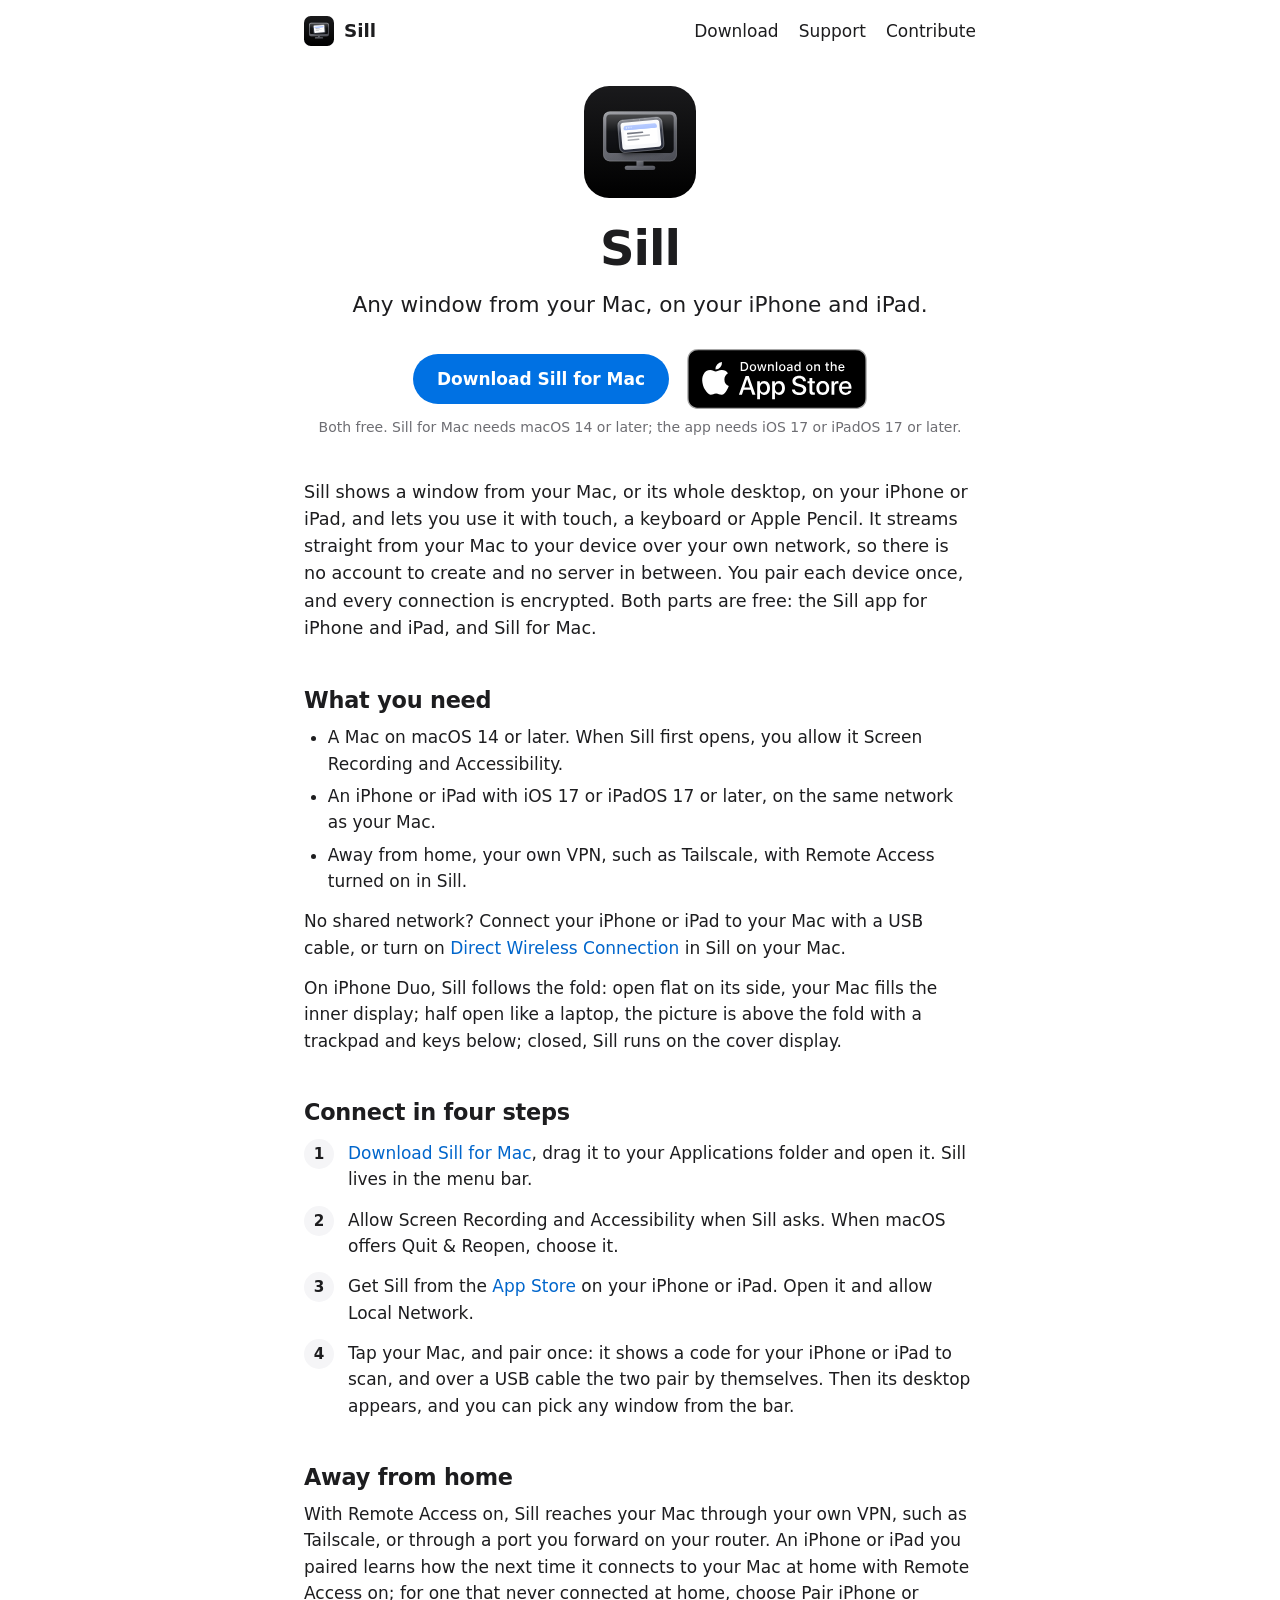
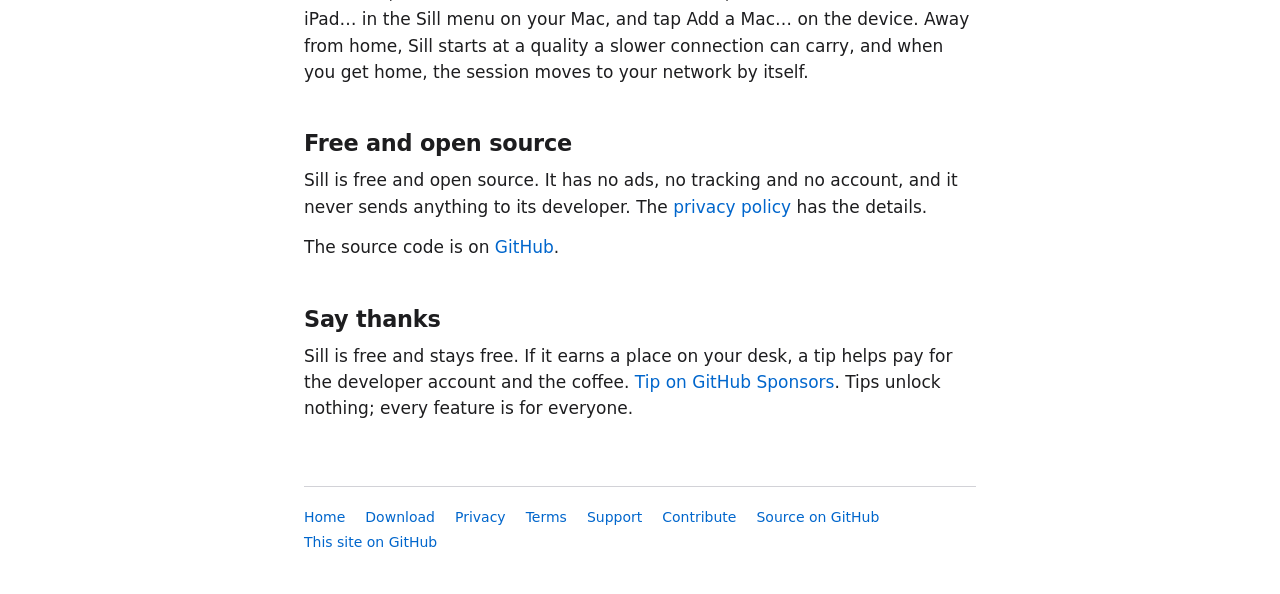
<file: index.html>
<!doctype html>
<html lang="en">
<head>
<meta charset="utf-8">
<meta name="viewport" content="width=device-width, initial-scale=1">
<meta http-equiv="Content-Security-Policy" content="default-src 'none'; style-src 'self'; img-src 'self'; base-uri 'none'; form-action 'none'">
<meta name="color-scheme" content="light dark">
<meta name="description" content="Sill shows windows from your Mac on your iPhone and iPad. Free, with no account and no servers.">
<title>Sill: windows from your Mac on your iPhone and iPad</title>
<meta property="og:type" content="website">
<meta property="og:site_name" content="Sill">
<meta property="og:url" content="https://getsill.app/">
<meta property="og:title" content="Sill: your Mac, on your iPhone and iPad">
<meta property="og:description" content="Any window from your Mac, live on your iPhone or iPad, with touch, a trackpad and keys. Free and open source, no account, no servers.">
<meta property="og:image" content="https://getsill.app/preview.jpg">
<meta property="og:image:width" content="1200">
<meta property="og:image:height" content="630">
<meta property="og:image:alt" content="Sill: the Mac’s Weather window on an iPhone and an iPad">
<meta name="twitter:card" content="summary_large_image">
<link rel="stylesheet" href="style.css?v=2026-11-02">
<link rel="icon" href="icon.svg" type="image/svg+xml">
</head>
<body>
<header class="site-header">
  <a class="brand" href="index.html"><img src="icon.svg" alt="" width="30" height="30">Sill</a>
  <nav aria-label="Site">
    <a href="download.html">Download</a>
    <a href="support.html">Support</a>
    <a href="contribute.html">Contribute</a>
  </nav>
</header>

<main>
  <section class="hero">
    <img src="icon.svg" alt="" width="112" height="112">
    <h1>Sill</h1>
    <p class="lede">Any window from your Mac, on your iPhone and iPad.</p>
    <div class="cta"><a class="button" href="download.html">Download Sill for Mac</a><a href="https://apps.apple.com/app/id6816359860"><img src="app-store-badge.svg" alt="Download on the App Store" width="180" height="60"></a></div>
    <p class="muted small">Both free. Sill for Mac needs macOS 14 or later; the app needs iOS 17 or iPadOS 17 or later.</p>
  </section>

  <p class="intro">Sill shows a window from your Mac, or its whole desktop, on your iPhone or iPad, and lets you use it with touch, a keyboard or Apple Pencil. It streams straight from your Mac to your device over your own network, so there is no account to create and no server in between. You pair each device once, and every connection is encrypted. Both parts are free: the Sill app for iPhone and iPad, and Sill for Mac.</p>

  <h2>What you need</h2>
  <ul>
    <li>A Mac on macOS 14 or later. When Sill first opens, you allow it Screen Recording and Accessibility.</li>
    <li>An iPhone or iPad with iOS 17 or iPadOS 17 or later, on the same network as your Mac.</li>
    <!-- Remote Access: take this item out for a release without Remote Access. -->
    <li>Away from home, your own VPN, such as Tailscale, with Remote Access turned on in Sill.</li>
    <!-- /Remote Access -->
  </ul>
  <p>No shared network? Connect your iPhone or iPad to your Mac with a USB cable, or turn on <a href="support.html#direct-wireless">Direct Wireless Connection</a> in Sill on your Mac.</p>
  <p>On iPhone Duo, Sill follows the fold: open flat on its side, your Mac fills the inner display; half open like a laptop, the picture is above the fold with a trackpad and keys below; closed, Sill runs on the cover display.</p>

  <h2>Connect in four steps</h2>
  <ol class="steps">
    <li><a href="download.html">Download Sill for Mac</a>, drag it to your Applications folder and open it. Sill lives in the menu bar.</li>
    <li>Allow Screen Recording and Accessibility when Sill asks. When macOS offers Quit &amp; Reopen, choose it.</li>
    <li>Get Sill from the <a href="https://apps.apple.com/app/id6816359860">App Store</a> on your iPhone or iPad. Open it and allow Local Network.</li>
    <li>Tap your Mac, and pair once: it shows a code for your iPhone or iPad to scan, and over a USB cable the two pair by themselves. Then its desktop appears, and you can pick any window from the bar.</li>
  </ol>

  <!-- Remote Access: take this section out for a release without Remote Access. -->
  <h2>Away from home</h2>
  <p>With Remote Access on, Sill reaches your Mac through your own VPN, such as Tailscale, or through a port you forward on your router. An iPhone or iPad you paired learns how the next time it connects to your Mac at home with Remote Access on; for one that never connected at home, choose Pair iPhone or iPad… in the Sill menu on your Mac, and tap Add a Mac… on the device. Away from home, Sill starts at a quality a slower connection can carry, and when you get home, the session moves to your network by itself.</p>
  <!-- /Remote Access -->

  <h2>Free and open source</h2>
  <p>Sill is free and open source. It has no ads, no tracking and no account, and it never sends anything to its developer. The <a href="privacy.html">privacy policy</a> has the details.</p>
  <p>The source code is on <a href="https://github.com/Saffsanity/sill">GitHub</a>.</p>
  <h2 id="tips">Say thanks</h2>
  <p>Sill is free and stays free. If it earns a place on your desk, a tip helps pay for the developer account and the coffee. <a href="https://github.com/sponsors/Saffsanity">Tip on GitHub Sponsors</a>. Tips unlock nothing; every feature is for everyone.</p>
  <!-- Add the Ko-fi link beside the Sponsors one when the handle exists. -->
</main>

<footer class="site-footer">
  <nav aria-label="Footer">
    <a href="index.html">Home</a>
    <a href="download.html">Download</a>
    <a href="privacy.html">Privacy</a>
    <a href="terms.html">Terms</a>
    <a href="support.html">Support</a>
    <a href="contribute.html">Contribute</a>
    <a href="https://github.com/Saffsanity/sill">Source on GitHub</a>
    <a href="https://github.com/Saffsanity/sill-site">This site on GitHub</a>
  </nav>
</footer>
</body>
</html>
</file>
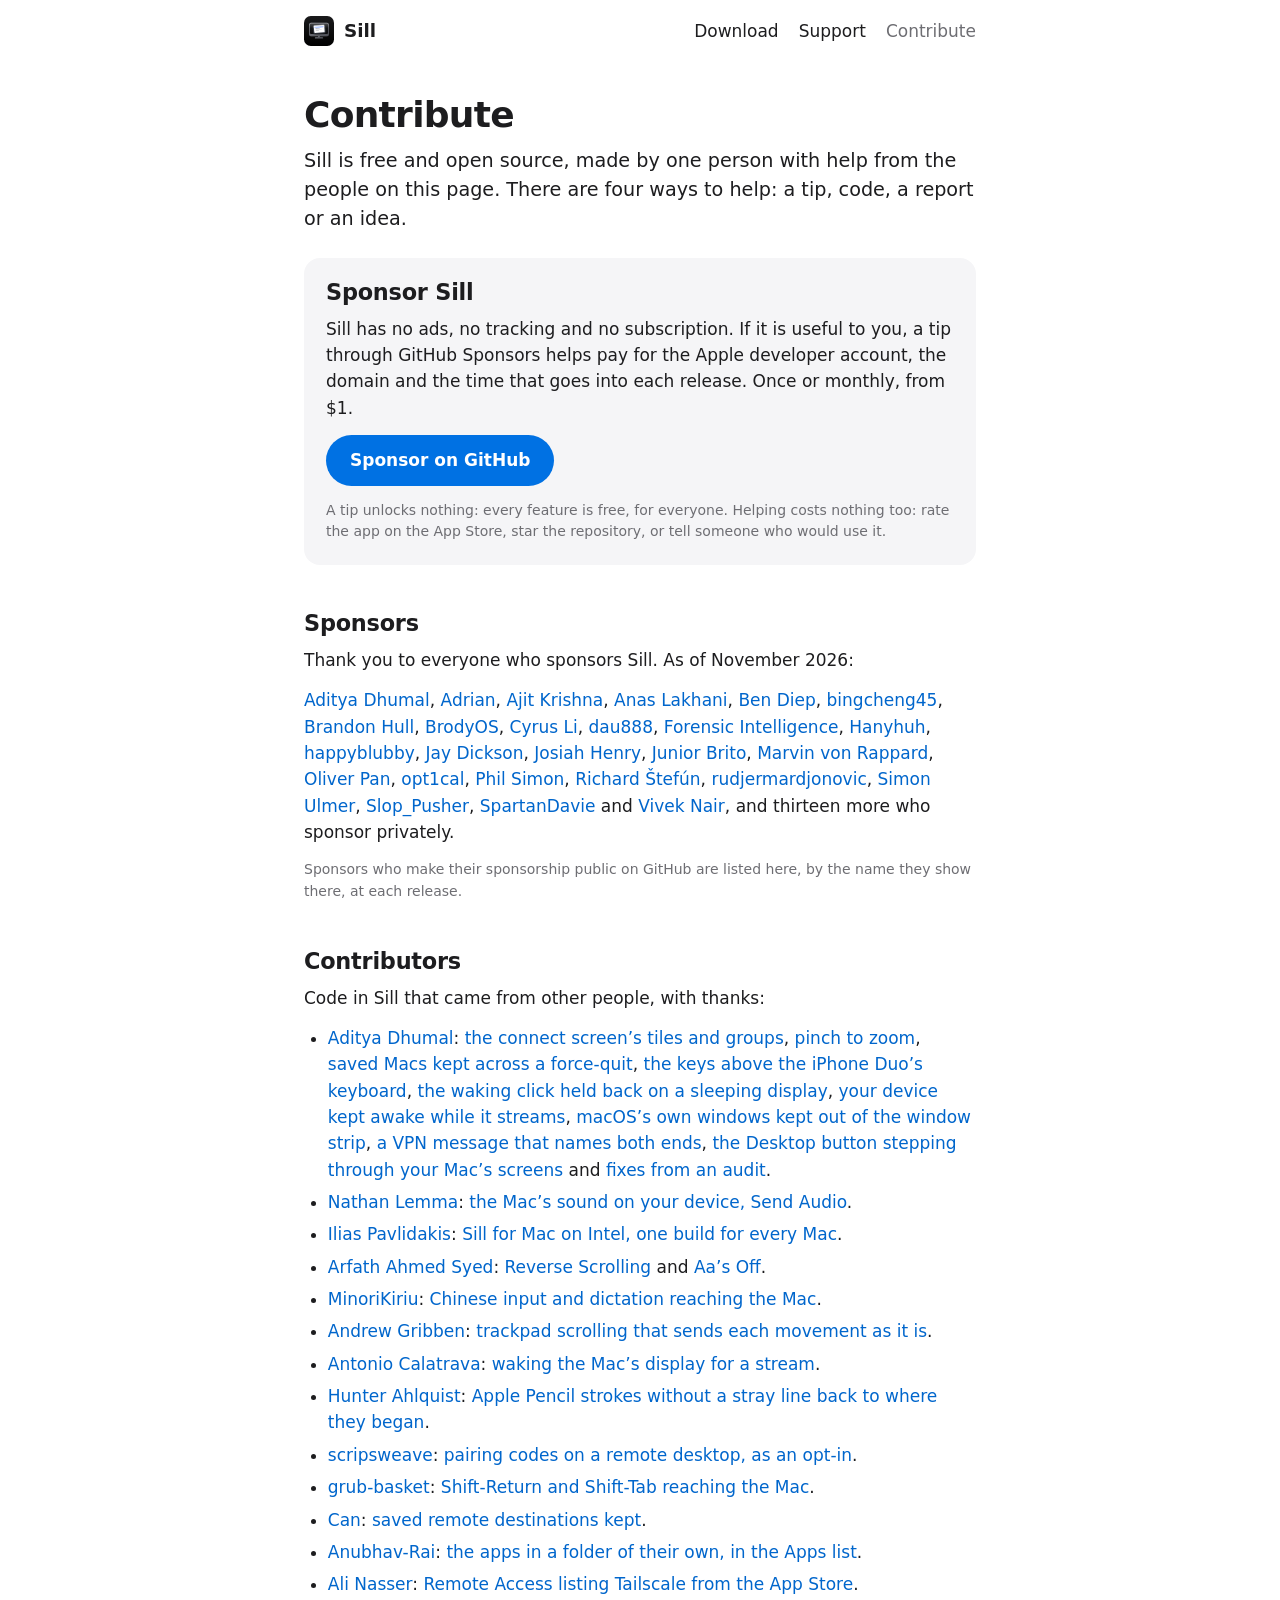
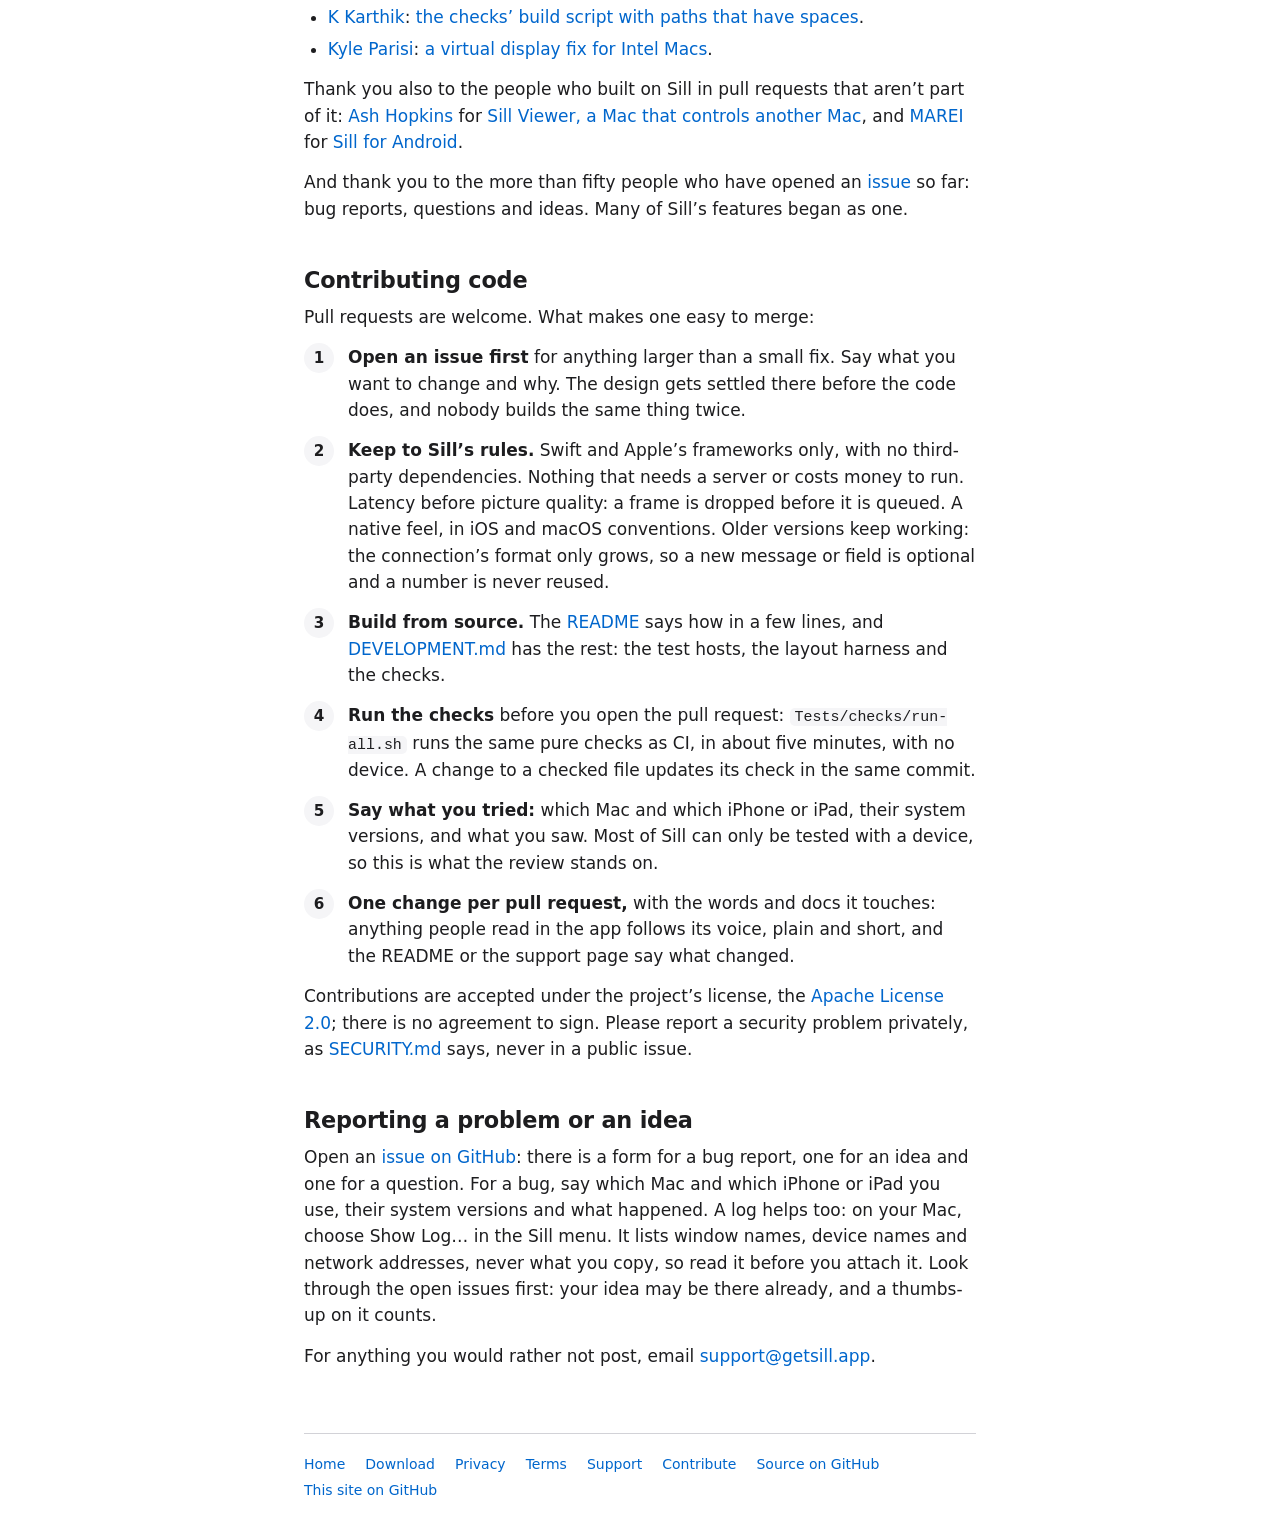
<file: contribute.html>
<!doctype html>
<html lang="en">
<head>
<meta charset="utf-8">
<meta name="viewport" content="width=device-width, initial-scale=1">
<meta http-equiv="Content-Security-Policy" content="default-src 'none'; style-src 'self'; img-src 'self'; base-uri 'none'; form-action 'none'">
<meta name="color-scheme" content="light dark">
<meta name="description" content="How to help make Sill: a tip through GitHub Sponsors, code, a bug report or an idea. The people who sponsor Sill and the people who have contributed to it.">
<title>Contribute to Sill</title>
<meta property="og:type" content="website">
<meta property="og:site_name" content="Sill">
<meta property="og:url" content="https://getsill.app/contribute">
<meta property="og:title" content="Contribute to Sill">
<meta property="og:description" content="Sill is free and open source. Here is how to help: a tip, code, a report or an idea, and who already has.">
<meta property="og:image" content="https://getsill.app/preview.jpg">
<meta property="og:image:width" content="1200">
<meta property="og:image:height" content="630">
<meta property="og:image:alt" content="Sill: the Mac’s Weather window on an iPhone and an iPad">
<meta name="twitter:card" content="summary_large_image">
<link rel="stylesheet" href="style.css?v=2026-11-02">
<link rel="icon" href="icon.svg" type="image/svg+xml">
</head>
<body>
<header class="site-header">
  <a class="brand" href="index.html"><img src="icon.svg" alt="" width="30" height="30">Sill</a>
  <nav aria-label="Site">
    <a href="download.html">Download</a>
    <a href="support.html">Support</a>
    <a href="contribute.html" aria-current="page">Contribute</a>
  </nav>
</header>

<main>
  <h1>Contribute</h1>
  <p class="lede">Sill is free and open source, made by one person with help from the people on this page. There are four ways to help: a tip, code, a report or an idea.</p>

  <section class="card" aria-labelledby="sponsor">
    <h2 id="sponsor">Sponsor Sill</h2>
    <p>Sill has no ads, no tracking and no subscription. If it is useful to you, a tip through GitHub Sponsors helps pay for the Apple developer account, the domain and the time that goes into each release. Once or monthly, from $1.</p>
    <p><a class="button" href="https://github.com/sponsors/Saffsanity">Sponsor on GitHub</a></p>
    <p class="muted small">A tip unlocks nothing: every feature is free, for everyone. Helping costs nothing too: rate the app on the App Store, star the repository, or tell someone who would use it.</p>
  </section>

  <h2 id="sponsors">Sponsors</h2>
  <p>Thank you to everyone who sponsors Sill. As of November 2026:</p>
  <p><a href="https://github.com/addhumal">Aditya Dhumal</a>, <a href="https://github.com/adrianxsusec">Adrian</a>, <a href="https://github.com/JitPackJoyride">Ajit Krishna</a>, <a href="https://github.com/AnasLakhani">Anas Lakhani</a>, <a href="https://github.com/bendiep">Ben Diep</a>, <a href="https://github.com/bingcheng45">bingcheng45</a>, <a href="https://github.com/brandhull">Brandon Hull</a>, <a href="https://github.com/brodyos-dev">BrodyOS</a>, <a href="https://github.com/Anzide">Cyrus Li</a>, <a href="https://github.com/dau888">dau888</a>, <a href="https://github.com/ForensicIntelligence">Forensic Intelligence</a>, <a href="https://github.com/Hanyhuh">Hanyhuh</a>, <a href="https://github.com/happyblubby">happyblubby</a>, <a href="https://github.com/jaydickson02">Jay Dickson</a>, <a href="https://github.com/Josiahhenry23">Josiah Henry</a>, <a href="https://github.com/juniorbrito0">Junior Brito</a>, <a href="https://github.com/marvinvr">Marvin von Rappard</a>, <a href="https://github.com/fluid-design-io">Oliver Pan</a>, <a href="https://github.com/opt1cal">opt1cal</a>, <a href="https://github.com/philsimon">Phil Simon</a>, <a href="https://github.com/richardstefun">Richard Štefún</a>, <a href="https://github.com/rudjermardjonovic">rudjermardjonovic</a>, <a href="https://github.com/simxn-u">Simon Ulmer</a>, <a href="https://github.com/Dirtpusher">Slop_Pusher</a>, <a href="https://github.com/SpartanDavie">SpartanDavie</a> and <a href="https://github.com/viveknair1997">Vivek Nair</a>, and thirteen more who sponsor privately.</p>
  <p class="muted small">Sponsors who make their sponsorship public on GitHub are listed here, by the name they show there, at each release.</p>

  <h2 id="contributors">Contributors</h2>
  <p>Code in Sill that came from other people, with thanks:</p>
  <ul>
    <li><a href="https://github.com/addhumal">Aditya Dhumal</a>: <a href="https://github.com/Saffsanity/sill/pull/117">the connect screen’s tiles and groups</a>, <a href="https://github.com/Saffsanity/sill/pull/196">pinch to zoom</a>, <a href="https://github.com/Saffsanity/sill/pull/224">saved Macs kept across a force-quit</a>, <a href="https://github.com/Saffsanity/sill/pull/220">the keys above the iPhone Duo’s keyboard</a>, <a href="https://github.com/Saffsanity/sill/pull/228">the waking click held back on a sleeping display</a>, <a href="https://github.com/Saffsanity/sill/pull/230">your device kept awake while it streams</a>, <a href="https://github.com/Saffsanity/sill/pull/223">macOS’s own windows kept out of the window strip</a>, <a href="https://github.com/Saffsanity/sill/pull/320">a VPN message that names both ends</a>, <a href="https://github.com/Saffsanity/sill/pull/173">the Desktop button stepping through your Mac’s screens</a> and <a href="https://github.com/Saffsanity/sill/pull/93">fixes from an audit</a>.</li>
    <li><a href="https://github.com/Code-Tomato">Nathan Lemma</a>: <a href="https://github.com/Saffsanity/sill/pull/94">the Mac’s sound on your device, Send Audio</a>.</li>
    <li><a href="https://github.com/ipavlidakis">Ilias Pavlidakis</a>: <a href="https://github.com/Saffsanity/sill/pull/88">Sill for Mac on Intel, one build for every Mac</a>.</li>
    <li><a href="https://github.com/ArfiArfath21">Arfath Ahmed Syed</a>: <a href="https://github.com/Saffsanity/sill/pull/159">Reverse Scrolling</a> and <a href="https://github.com/Saffsanity/sill/pull/181">Aa’s Off</a>.</li>
    <li><a href="https://github.com/cinminori">MinoriKiriu</a>: <a href="https://github.com/Saffsanity/sill/pull/147">Chinese input and dictation reaching the Mac</a>.</li>
    <li><a href="https://github.com/andrewgribben">Andrew Gribben</a>: <a href="https://github.com/Saffsanity/sill/pull/217">trackpad scrolling that sends each movement as it is</a>.</li>
    <li><a href="https://github.com/acalatrava">Antonio Calatrava</a>: <a href="https://github.com/Saffsanity/sill/pull/151">waking the Mac’s display for a stream</a>.</li>
    <li><a href="https://github.com/HunterAhlquist">Hunter Ahlquist</a>: <a href="https://github.com/Saffsanity/sill/pull/335">Apple Pencil strokes without a stray line back to where they began</a>.</li>
    <li><a href="https://github.com/scripsweave">scripsweave</a>: <a href="https://github.com/Saffsanity/sill/pull/157">pairing codes on a remote desktop, as an opt-in</a>.</li>
    <li><a href="https://github.com/grub-basket">grub-basket</a>: <a href="https://github.com/Saffsanity/sill/pull/110">Shift-Return and Shift-Tab reaching the Mac</a>.</li>
    <li><a href="https://github.com/eco-null">Can</a>: <a href="https://github.com/Saffsanity/sill/pull/142">saved remote destinations kept</a>.</li>
    <li><a href="https://github.com/Anubhav-Rai">Anubhav-Rai</a>: <a href="https://github.com/Saffsanity/sill/pull/136">the apps in a folder of their own, in the Apps list</a>.</li>
    <li><a href="https://github.com/itssali">Ali Nasser</a>: <a href="https://github.com/Saffsanity/sill/pull/98">Remote Access listing Tailscale from the App Store</a>.</li>
    <li><a href="https://github.com/K007-K">K Karthik</a>: <a href="https://github.com/Saffsanity/sill/pull/153">the checks’ build script with paths that have spaces</a>.</li>
    <li><a href="https://github.com/kyleparisi">Kyle Parisi</a>: <a href="https://github.com/Saffsanity/sill/pull/87">a virtual display fix for Intel Macs</a>.</li>
  </ul>
  <p>Thank you also to the people who built on Sill in pull requests that aren’t part of it: <a href="https://github.com/ashleigh-hopkins">Ash Hopkins</a> for <a href="https://github.com/Saffsanity/sill/pull/66">Sill Viewer, a Mac that controls another Mac</a>, and <a href="https://github.com/omarei-omoto">MAREI</a> for <a href="https://github.com/Saffsanity/sill/pull/89">Sill for Android</a>.</p>
  <p>And thank you to the more than fifty people who have opened an <a href="https://github.com/Saffsanity/sill/issues?q=is%3Aissue">issue</a> so far: bug reports, questions and ideas. Many of Sill’s features began as one.</p>

  <h2 id="code">Contributing code</h2>
  <p>Pull requests are welcome. What makes one easy to merge:</p>
  <ol class="steps">
    <li><strong>Open an issue first</strong> for anything larger than a small fix. Say what you want to change and why. The design gets settled there before the code does, and nobody builds the same thing twice.</li>
    <li><strong>Keep to Sill’s rules.</strong> Swift and Apple’s frameworks only, with no third-party dependencies. Nothing that needs a server or costs money to run. Latency before picture quality: a frame is dropped before it is queued. A native feel, in iOS and macOS conventions. Older versions keep working: the connection’s format only grows, so a new message or field is optional and a number is never reused.</li>
    <li><strong>Build from source.</strong> The <a href="https://github.com/Saffsanity/sill#building-from-source">README</a> says how in a few lines, and <a href="https://github.com/Saffsanity/sill/blob/main/docs/DEVELOPMENT.md">DEVELOPMENT.md</a> has the rest: the test hosts, the layout harness and the checks.</li>
    <li><strong>Run the checks</strong> before you open the pull request: <code>Tests/checks/run-all.sh</code> runs the same pure checks as CI, in about five minutes, with no device. A change to a checked file updates its check in the same commit.</li>
    <li><strong>Say what you tried:</strong> which Mac and which iPhone or iPad, their system versions, and what you saw. Most of Sill can only be tested with a device, so this is what the review stands on.</li>
    <li><strong>One change per pull request,</strong> with the words and docs it touches: anything people read in the app follows its voice, plain and short, and the README or the support page say what changed.</li>
  </ol>
  <p>Contributions are accepted under the project’s license, the <a href="https://github.com/Saffsanity/sill/blob/main/LICENSE">Apache License 2.0</a>; there is no agreement to sign. Please report a security problem privately, as <a href="https://github.com/Saffsanity/sill/blob/main/SECURITY.md">SECURITY.md</a> says, never in a public issue.</p>

  <h2 id="issues">Reporting a problem or an idea</h2>
  <p>Open an <a href="https://github.com/Saffsanity/sill/issues/new/choose">issue on GitHub</a>: there is a form for a bug report, one for an idea and one for a question. For a bug, say which Mac and which iPhone or iPad you use, their system versions and what happened. A log helps too: on your Mac, choose Show Log… in the Sill menu. It lists window names, device names and network addresses, never what you copy, so read it before you attach it. Look through the open issues first: your idea may be there already, and a thumbs-up on it counts.</p>
  <p>For anything you would rather not post, email <!--email_off--><a href="mailto:support@getsill.app">support@getsill.app</a><!--/email_off-->.</p>
</main>

<footer class="site-footer">
  <nav aria-label="Footer">
    <a href="index.html">Home</a>
    <a href="download.html">Download</a>
    <a href="privacy.html">Privacy</a>
    <a href="terms.html">Terms</a>
    <a href="support.html">Support</a>
    <a href="contribute.html">Contribute</a>
    <a href="https://github.com/Saffsanity/sill">Source on GitHub</a>
    <a href="https://github.com/Saffsanity/sill-site">This site on GitHub</a>
  </nav>
</footer>
</body>
</html>
</file>
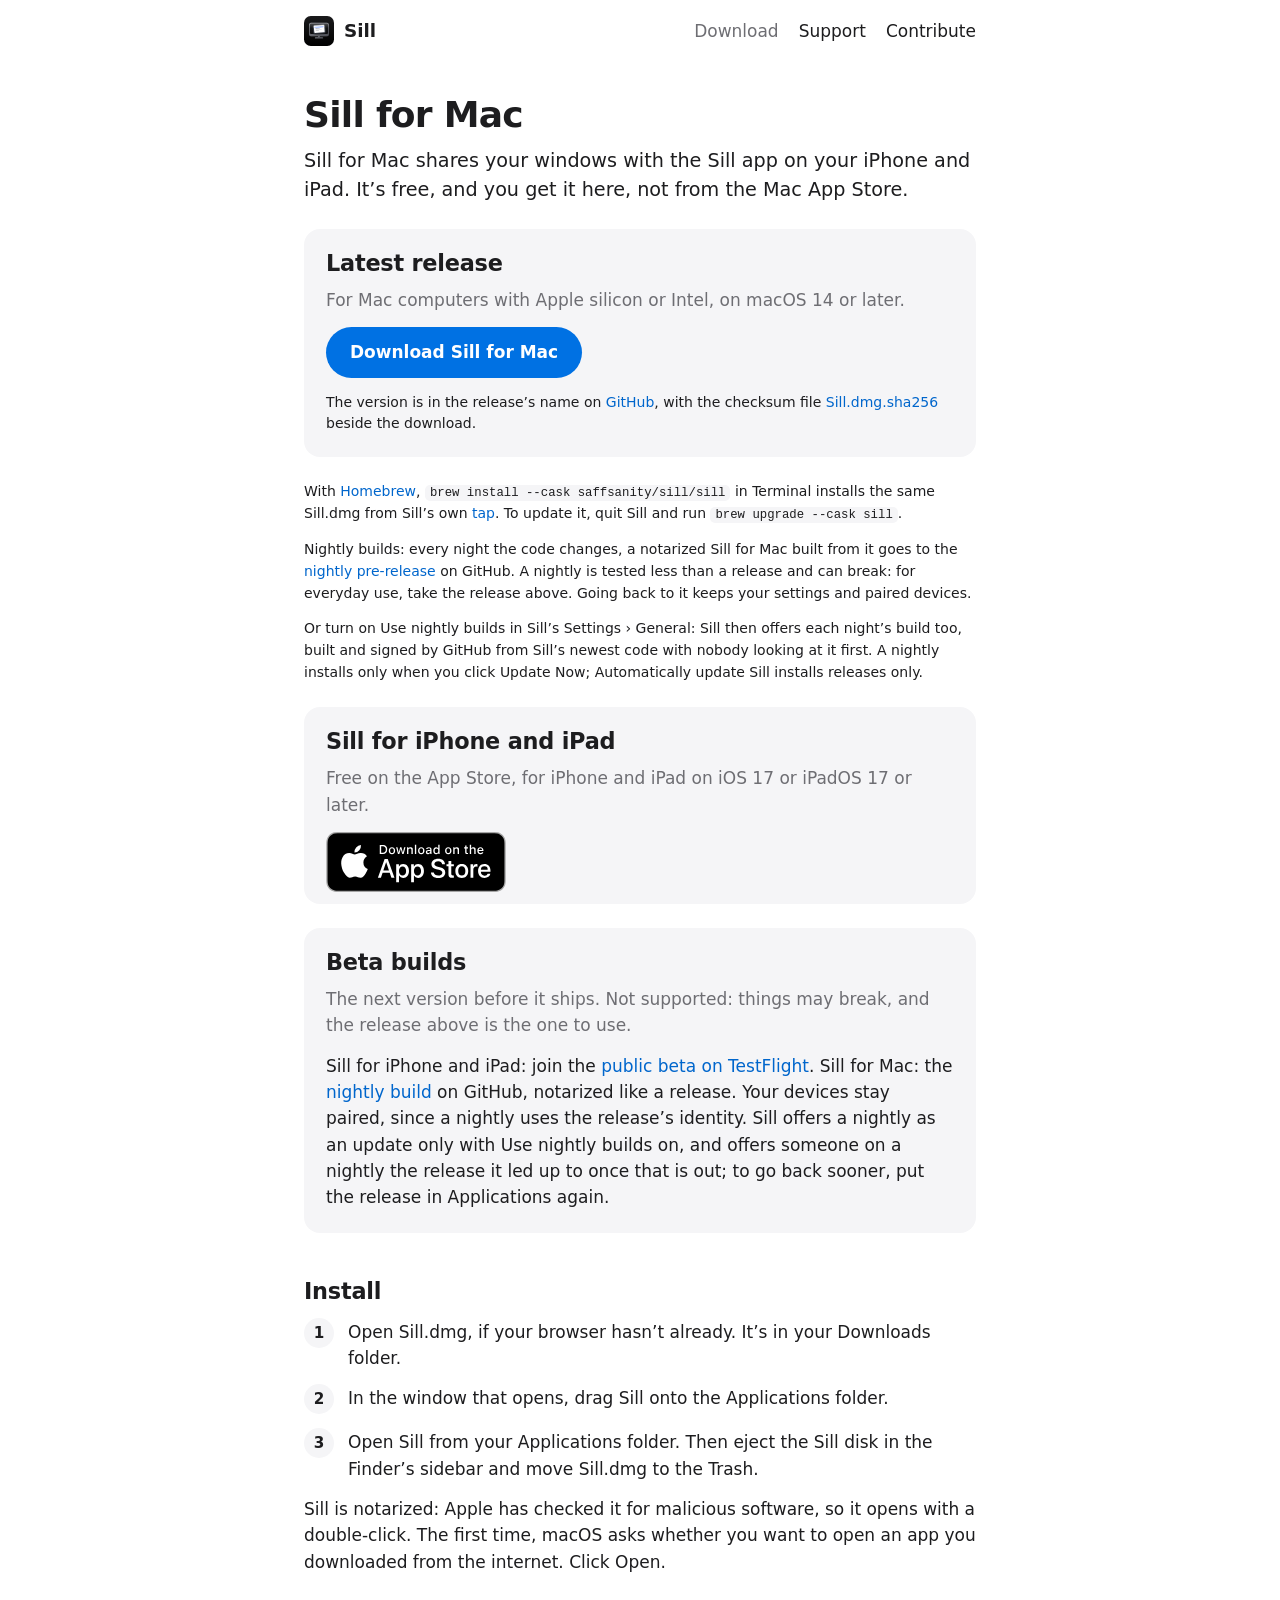
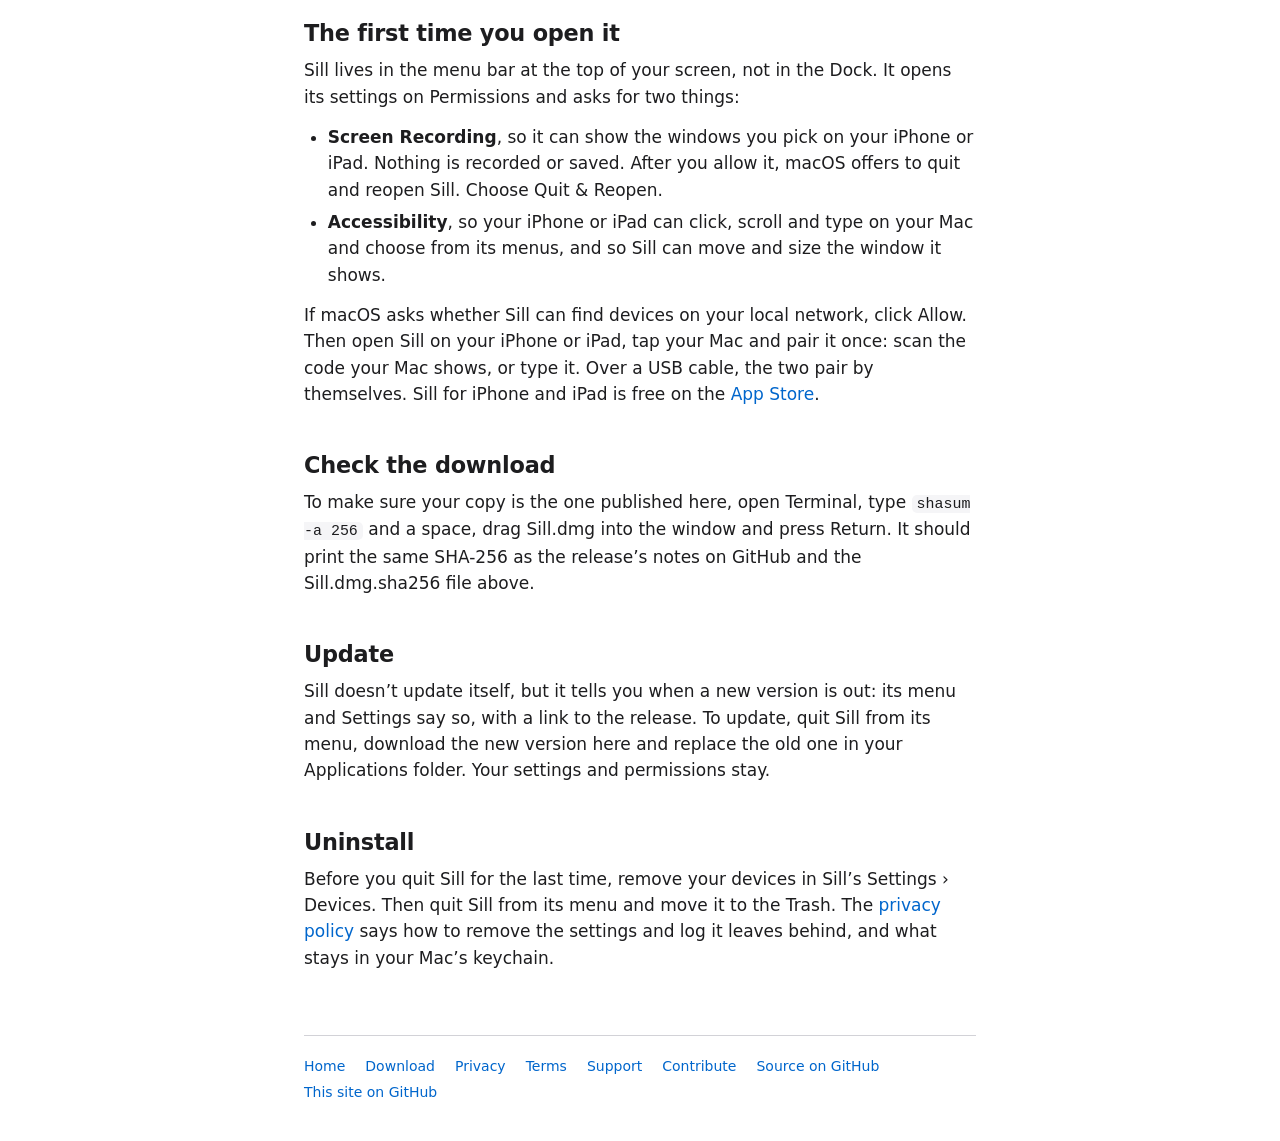
<file: download.html>
<!doctype html>
<html lang="en">
<head>
<meta charset="utf-8">
<meta name="viewport" content="width=device-width, initial-scale=1">
<meta http-equiv="Content-Security-Policy" content="default-src 'none'; style-src 'self'; img-src 'self'; base-uri 'none'; form-action 'none'">
<meta name="color-scheme" content="light dark">
<meta name="description" content="Download Sill for Mac, the free companion to the Sill app for iPhone and iPad.">
<title>Download Sill for Mac</title>
<meta property="og:type" content="website">
<meta property="og:site_name" content="Sill">
<meta property="og:url" content="https://getsill.app/download">
<meta property="og:title" content="Download Sill for Mac">
<meta property="og:description" content="Free and notarized, for Mac computers on macOS 14 or later. Sill for iPhone and iPad is free on the App Store.">
<meta property="og:image" content="https://getsill.app/preview.jpg">
<meta property="og:image:width" content="1200">
<meta property="og:image:height" content="630">
<meta property="og:image:alt" content="Sill: the Mac’s Weather window on an iPhone and an iPad">
<meta name="twitter:card" content="summary_large_image">
<link rel="stylesheet" href="style.css?v=2026-11-02">
<link rel="icon" href="icon.svg" type="image/svg+xml">
</head>
<body>
<header class="site-header">
  <a class="brand" href="index.html"><img src="icon.svg" alt="" width="30" height="30">Sill</a>
  <nav aria-label="Site">
    <a href="download.html" aria-current="page">Download</a>
    <a href="support.html">Support</a>
    <a href="contribute.html">Contribute</a>
  </nav>
</header>

<main>
  <h1>Sill for Mac</h1>
  <p class="lede">Sill for Mac shares your windows with the Sill app on your iPhone and iPad. It’s free, and you get it here, not from the Mac App Store.</p>

  <!-- The links never change: GitHub redirects /releases/latest/download/<asset> to the newest release,
       and Scripts/release.sh --publish uploads the assets under these exact names. -->
  <section class="card" aria-labelledby="release">
    <h2 id="release">Latest release</h2>
    <p class="muted">For Mac computers with Apple silicon or Intel, on macOS 14 or later.</p>
    <p><a class="button" href="https://github.com/Saffsanity/sill/releases/latest/download/Sill.dmg">Download Sill for Mac</a></p>
    <p class="hash small">The version is in the release’s name on <a href="https://github.com/Saffsanity/sill/releases/latest">GitHub</a>, with the checksum file <a href="https://github.com/Saffsanity/sill/releases/latest/download/Sill.dmg.sha256">Sill.dmg.sha256</a> beside the download.</p>
  </section>
  <p class="small">With <a href="https://brew.sh">Homebrew</a>, <code>brew install --cask saffsanity/sill/sill</code> in Terminal installs the same Sill.dmg from Sill’s own <a href="https://github.com/Saffsanity/homebrew-sill">tap</a>. To update it, quit Sill and run <code>brew upgrade --cask sill</code>.</p>
  <p class="small">Nightly builds: every night the code changes, a notarized Sill for Mac built from it goes to the <a href="https://github.com/Saffsanity/sill/releases/tag/nightly">nightly pre-release</a> on GitHub. A nightly is tested less than a release and can break: for everyday use, take the release above. Going back to it keeps your settings and paired devices.</p>
  <p class="small">Or turn on Use nightly builds in Sill’s Settings › General: Sill then offers each night’s build too, built and signed by GitHub from Sill’s newest code with nobody looking at it first. A nightly installs only when you click Update Now; Automatically update Sill installs releases only.</p>

  <section class="card" aria-labelledby="ios">
    <h2 id="ios">Sill for iPhone and iPad</h2>
    <p class="muted">Free on the App Store, for iPhone and iPad on iOS 17 or iPadOS 17 or later.</p>
    <p class="badge"><a href="https://apps.apple.com/app/id6816359860"><img src="app-store-badge.svg" alt="Download on the App Store" width="180" height="60"></a></p>
  </section>

  <section class="card" aria-labelledby="beta">
    <h2 id="beta">Beta builds</h2>
    <p class="muted">The next version before it ships. Not supported: things may break, and the release above is the one to use.</p>
    <p>Sill for iPhone and iPad: join the <a href="https://testflight.apple.com/join/6v7nqyn3">public beta on TestFlight</a>. Sill for Mac: the <a href="https://github.com/Saffsanity/sill/releases/tag/nightly">nightly build</a> on GitHub, notarized like a release. Your devices stay paired, since a nightly uses the release’s identity. Sill offers a nightly as an update only with Use nightly builds on, and offers someone on a nightly the release it led up to once that is out; to go back sooner, put the release in Applications again.</p>
  </section>

  <h2>Install</h2>
  <ol class="steps">
    <li>Open Sill.dmg, if your browser hasn’t already. It’s in your Downloads folder.</li>
    <li>In the window that opens, drag Sill onto the Applications folder.</li>
    <li>Open Sill from your Applications folder. Then eject the Sill disk in the Finder’s sidebar and move Sill.dmg to the Trash.</li>
  </ol>
  <p>Sill is notarized: Apple has checked it for malicious software, so it opens with a double-click. The first time, macOS asks whether you want to open an app you downloaded from the internet. Click Open.</p>

  <h2>The first time you open it</h2>
  <p>Sill lives in the menu bar at the top of your screen, not in the Dock. It opens its settings on Permissions and asks for two things:</p>
  <ul>
    <li><strong>Screen Recording</strong>, so it can show the windows you pick on your iPhone or iPad. Nothing is recorded or saved. After you allow it, macOS offers to quit and reopen Sill. Choose Quit &amp; Reopen.</li>
    <li><strong>Accessibility</strong>, so your iPhone or iPad can click, scroll and type on your Mac and choose from its menus, and so Sill can move and size the window it shows.</li>
  </ul>
  <p>If macOS asks whether Sill can find devices on your local network, click Allow. Then open Sill on your iPhone or iPad, tap your Mac and pair it once: scan the code your Mac shows, or type it. Over a USB cable, the two pair by themselves. Sill for iPhone and iPad is free on the <a href="https://apps.apple.com/app/id6816359860">App Store</a>.</p>

  <h2>Check the download</h2>
  <p>To make sure your copy is the one published here, open Terminal, type <code>shasum -a 256</code> and a space, drag Sill.dmg into the window and press Return. It should print the same SHA-256 as the release’s notes on GitHub and the Sill.dmg.sha256 file above.</p>

  <h2>Update</h2>
  <p>Sill doesn’t update itself, but it tells you when a new version is out: its menu and Settings say so, with a link to the release. To update, quit Sill from its menu, download the new version here and replace the old one in your Applications folder. Your settings and permissions stay.</p>

  <h2>Uninstall</h2>
  <p>Before you quit Sill for the last time, remove your devices in Sill’s Settings › Devices. Then quit Sill from its menu and move it to the Trash. The <a href="privacy.html#deleting">privacy policy</a> says how to remove the settings and log it leaves behind, and what stays in your Mac’s keychain.</p>
</main>

<footer class="site-footer">
  <nav aria-label="Footer">
    <a href="index.html">Home</a>
    <a href="download.html">Download</a>
    <a href="privacy.html">Privacy</a>
    <a href="terms.html">Terms</a>
    <a href="support.html">Support</a>
    <a href="contribute.html">Contribute</a>
    <a href="https://github.com/Saffsanity/sill">Source on GitHub</a>
    <a href="https://github.com/Saffsanity/sill-site">This site on GitHub</a>
  </nav>
</footer>
</body>
</html>
</file>
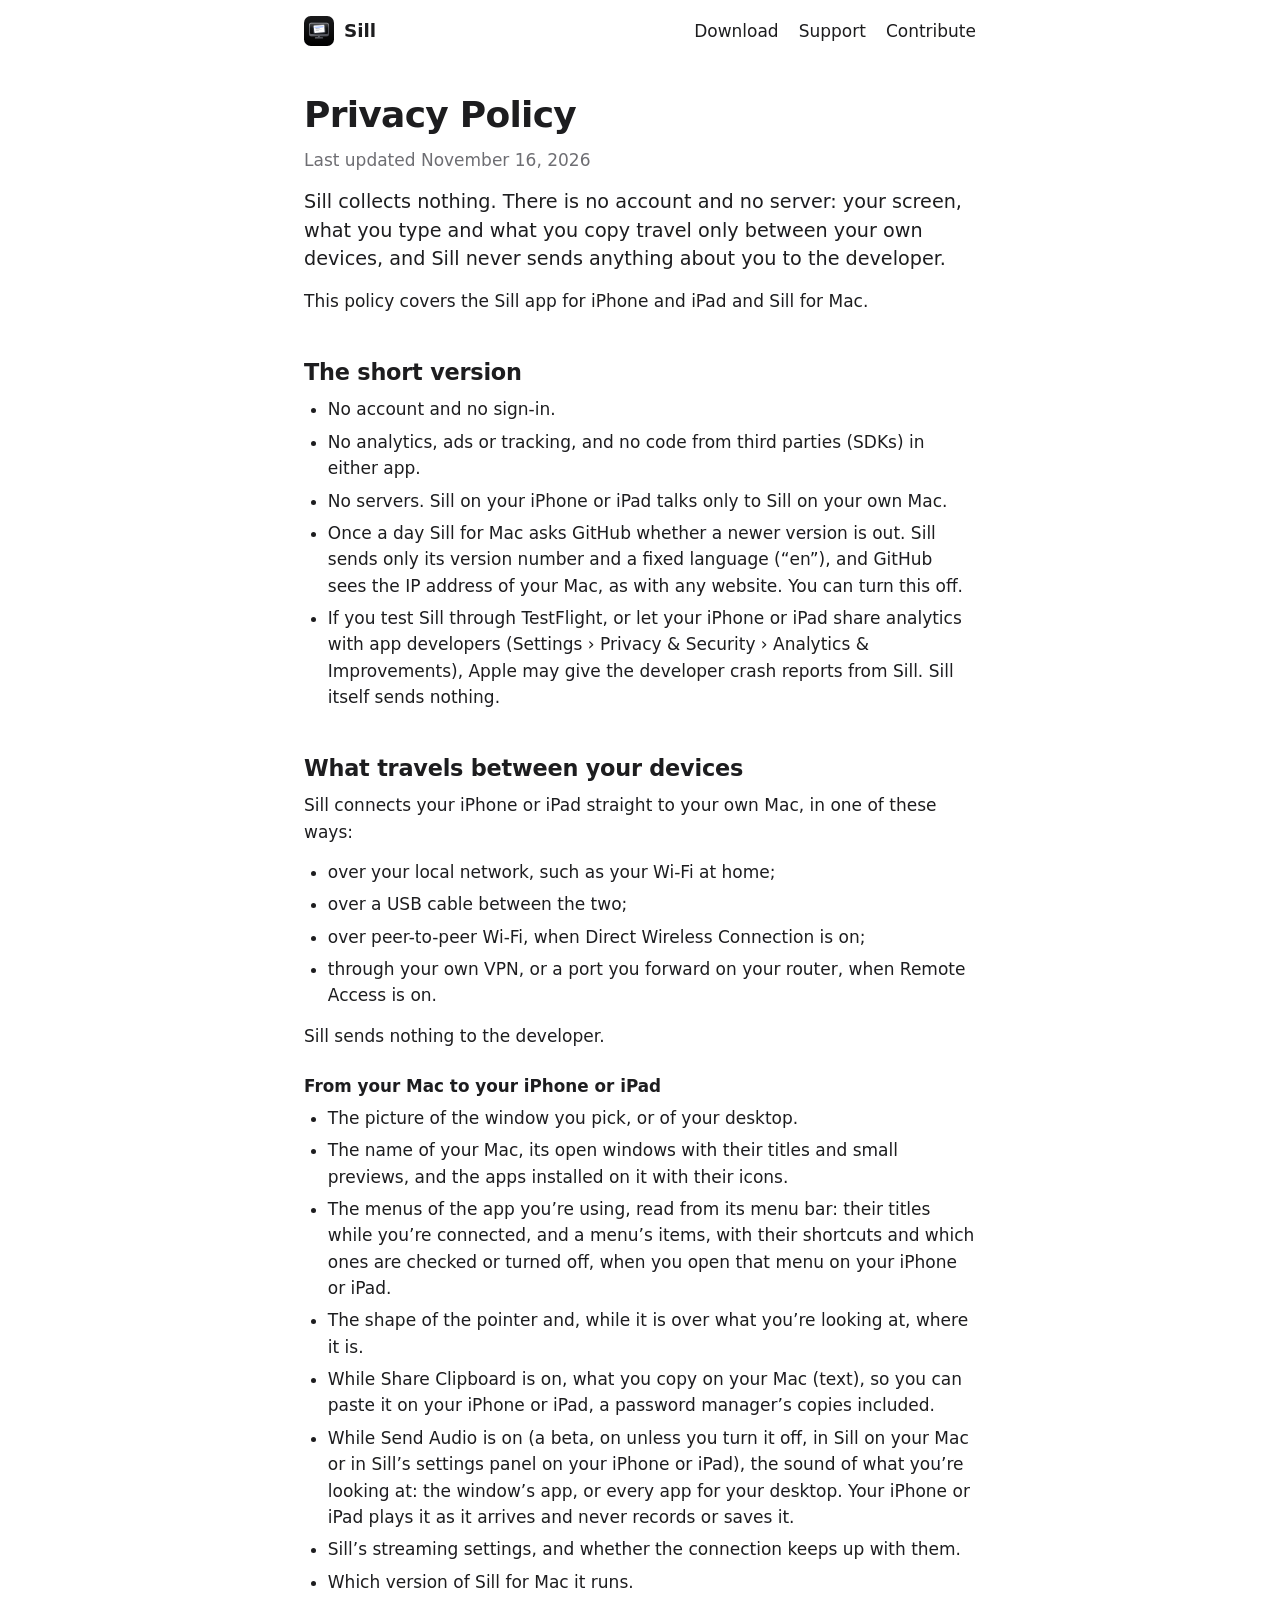
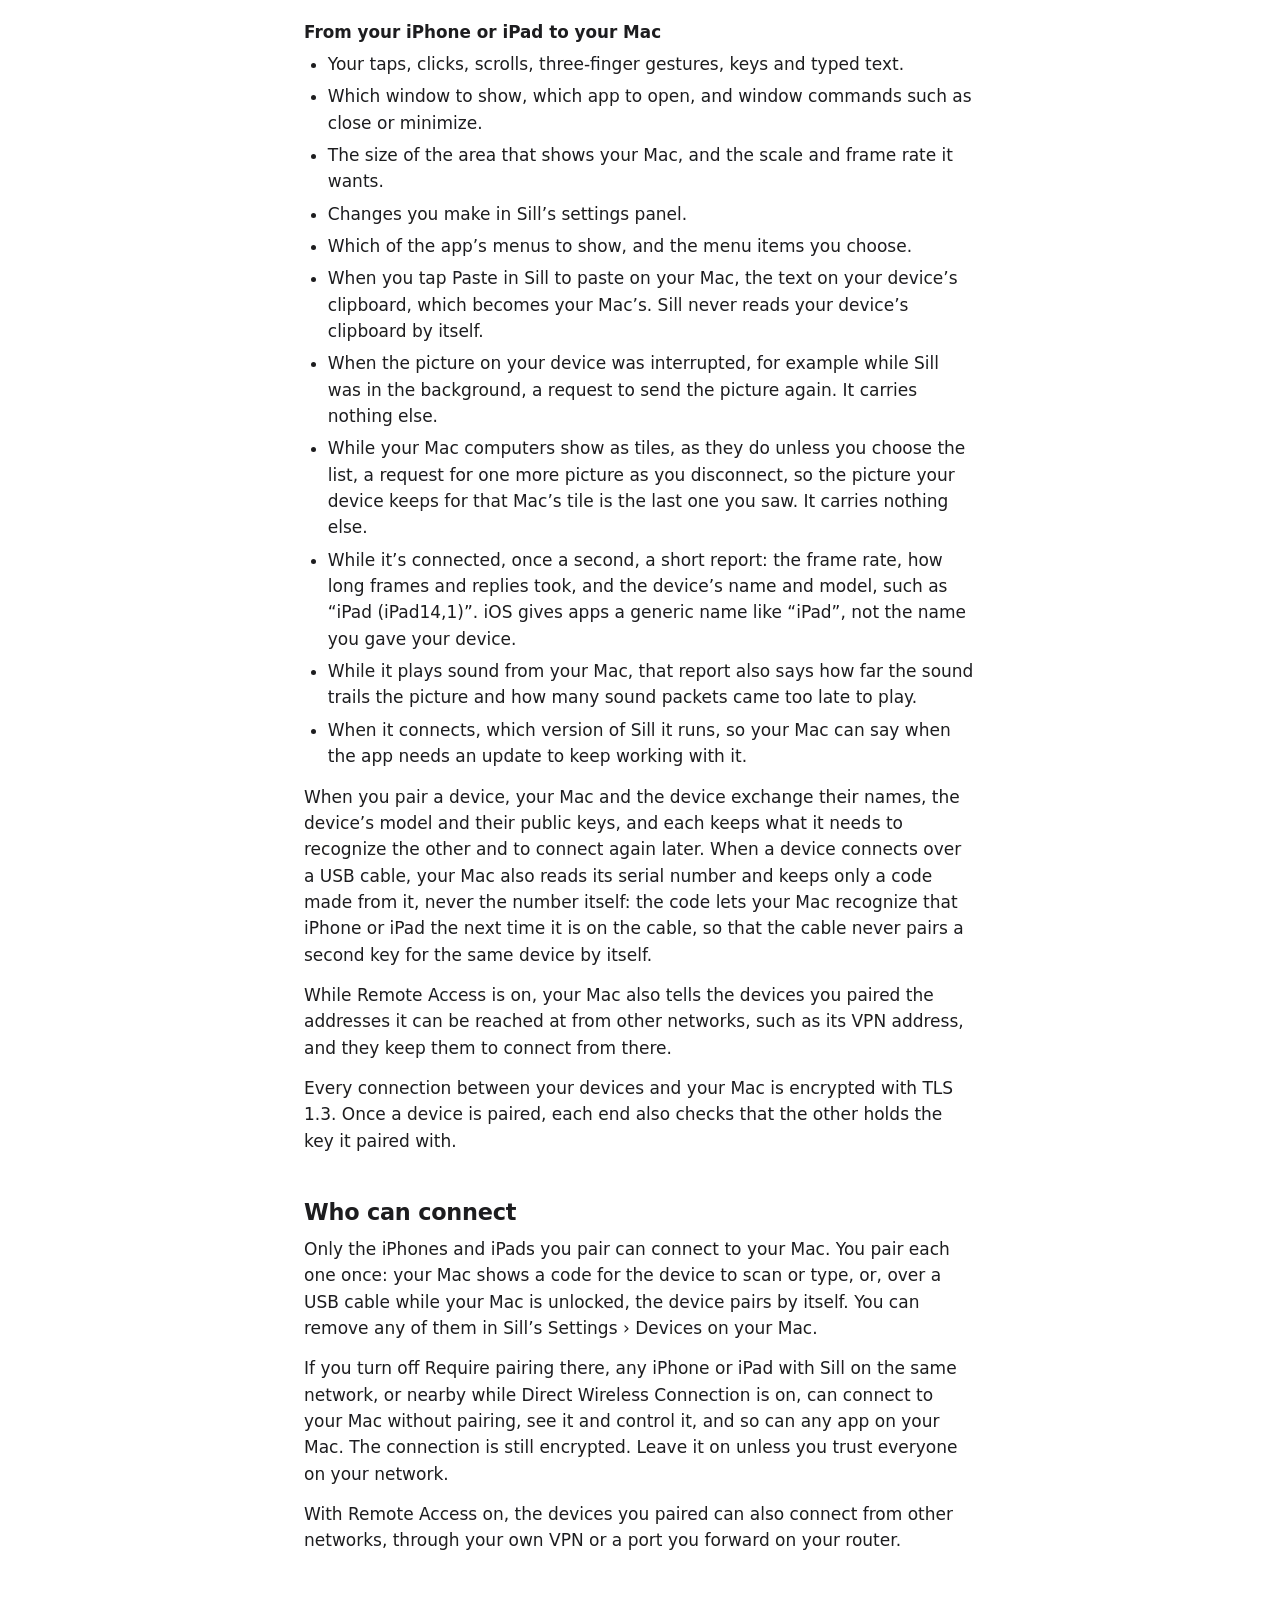
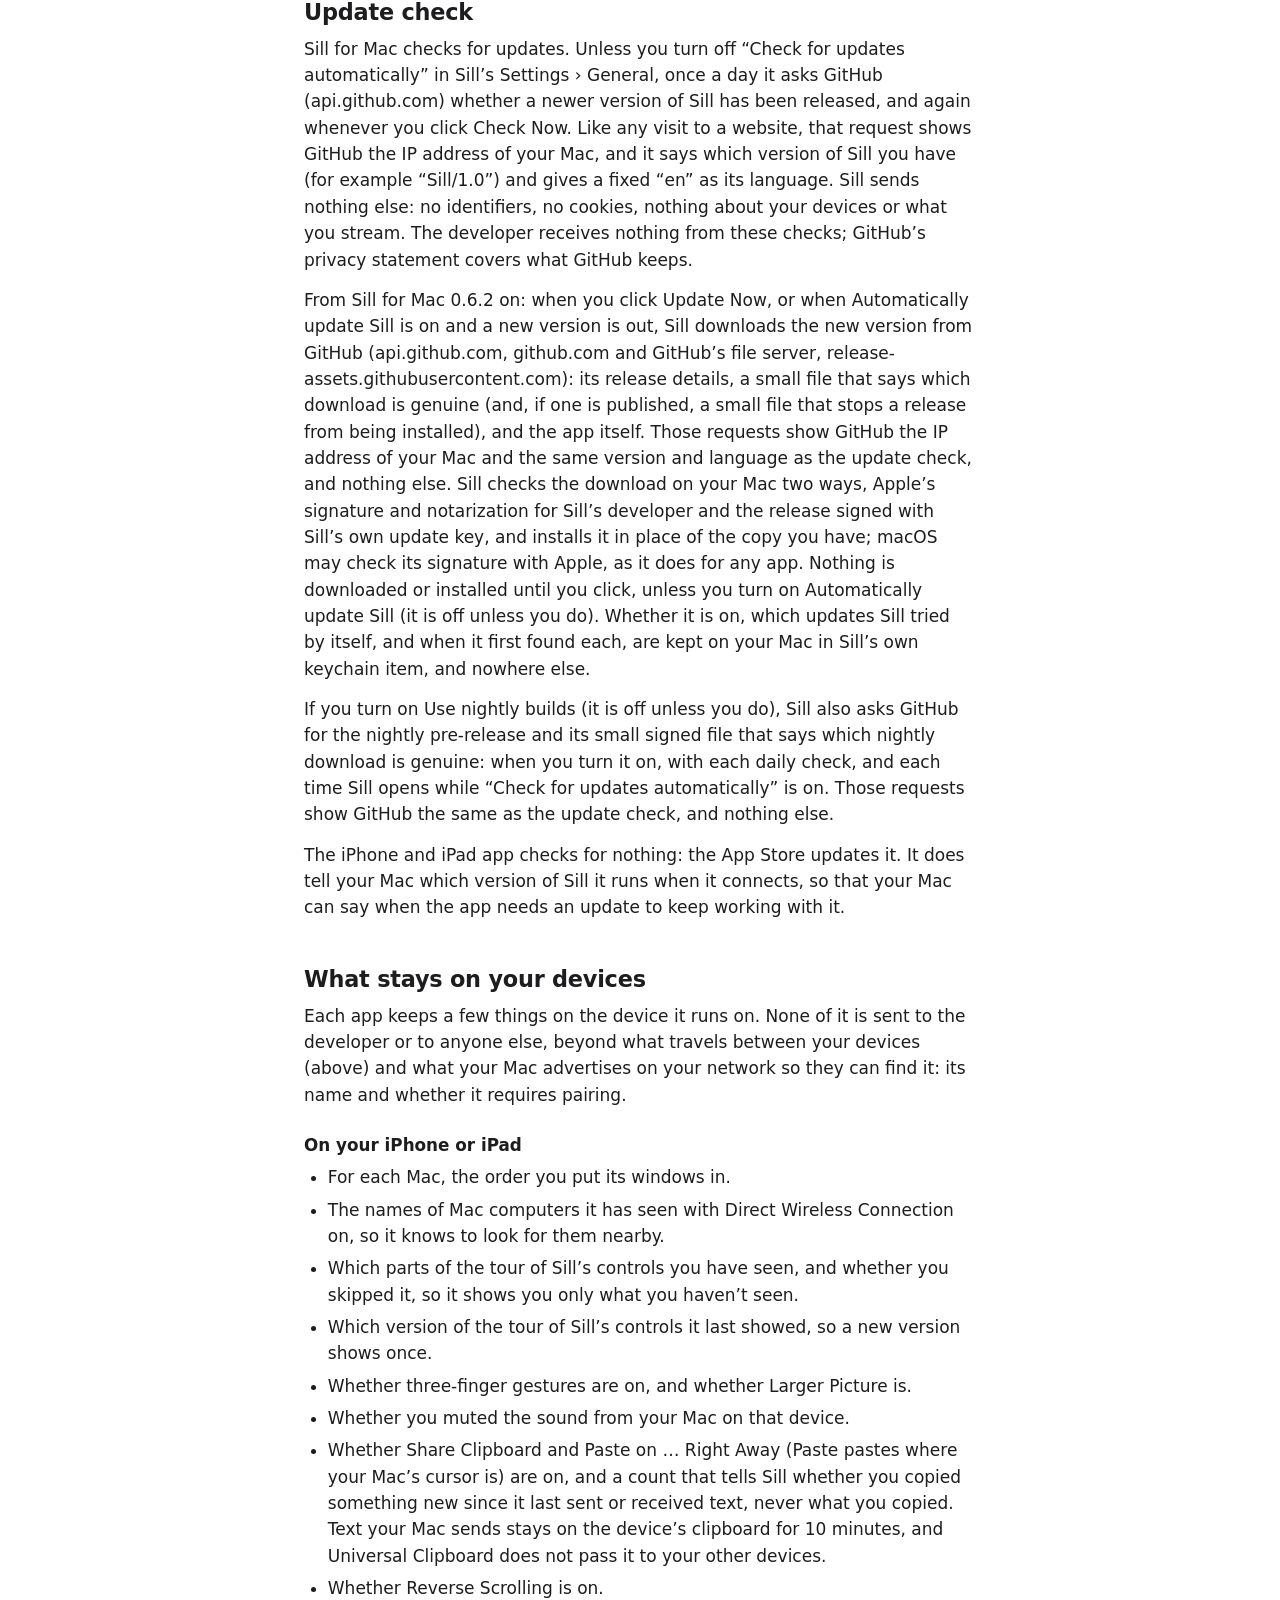
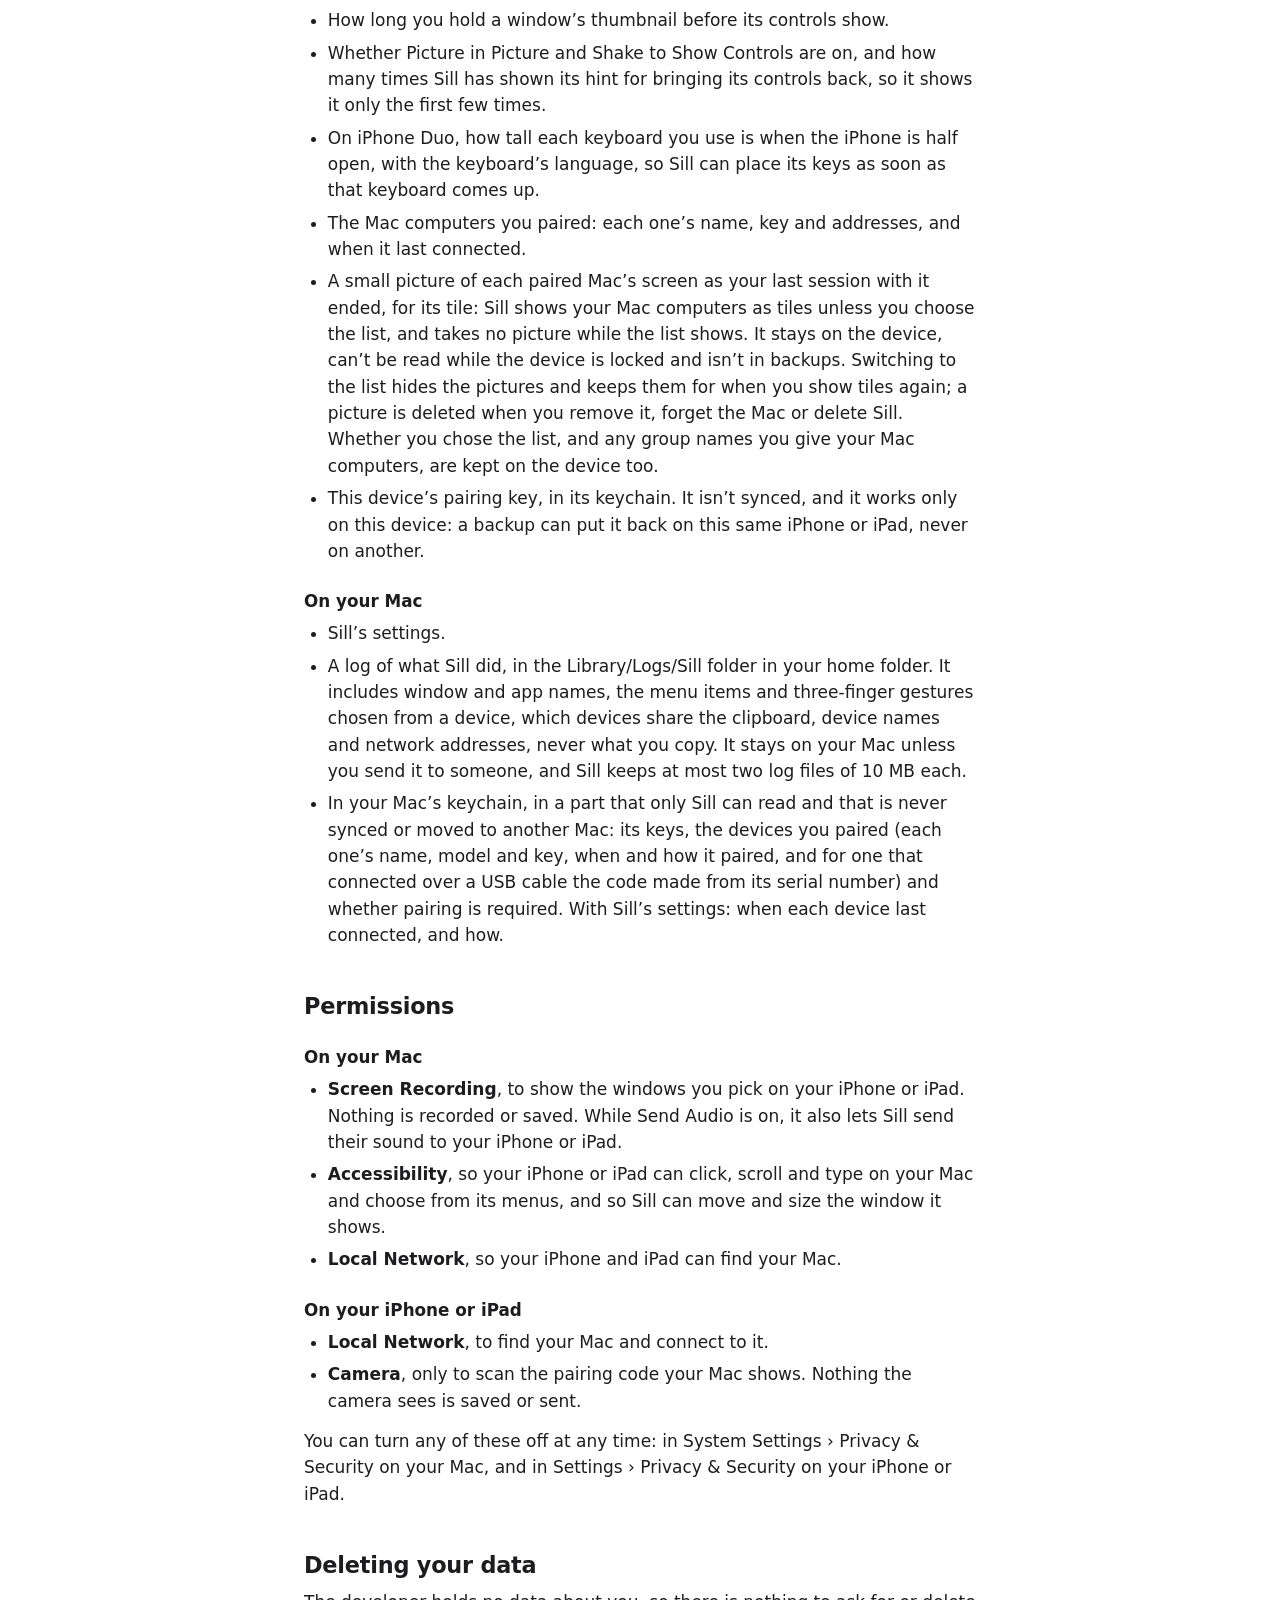
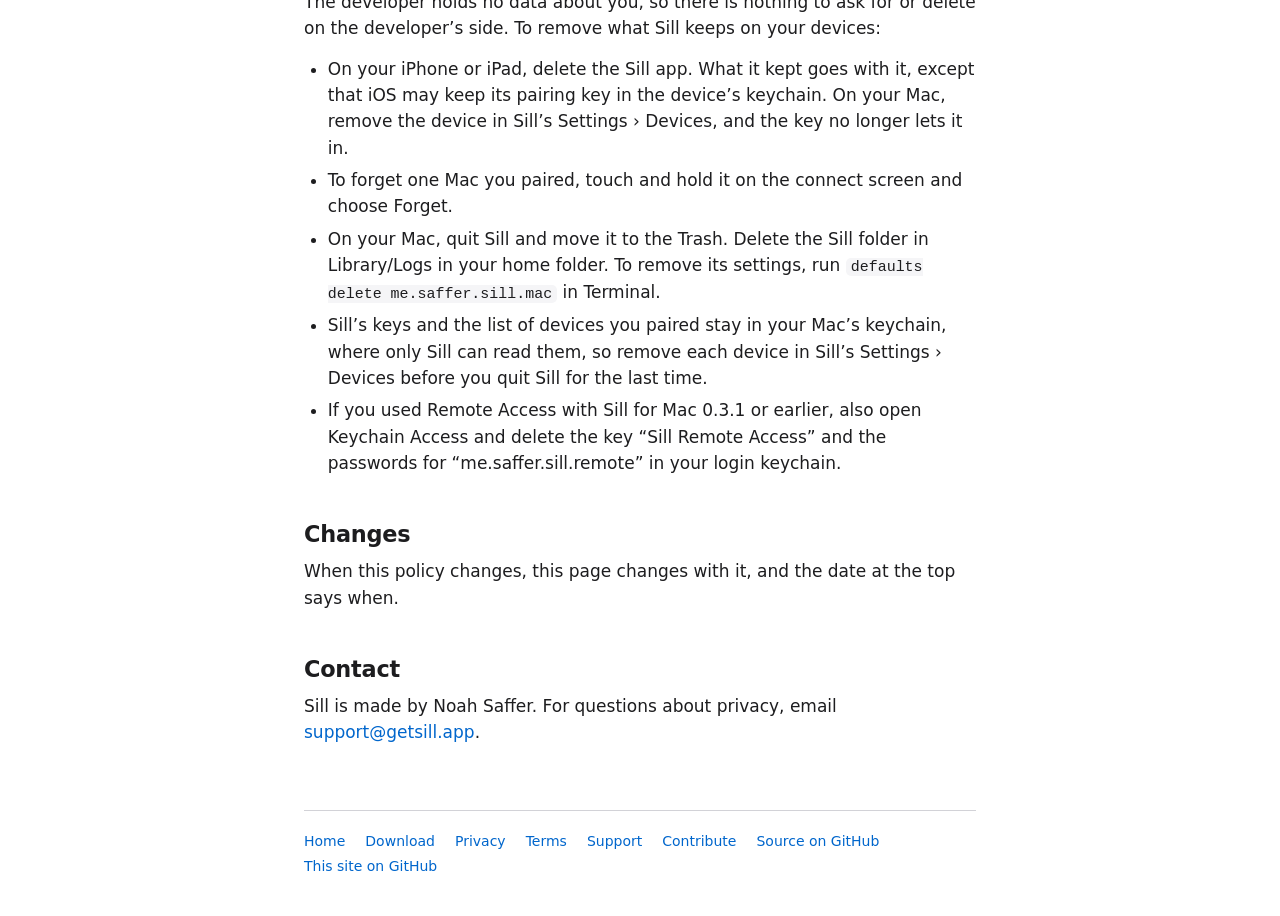
<file: privacy.html>
<!doctype html>
<html lang="en">
<head>
<meta charset="utf-8">
<meta name="viewport" content="width=device-width, initial-scale=1">
<meta http-equiv="Content-Security-Policy" content="default-src 'none'; style-src 'self'; img-src 'self'; base-uri 'none'; form-action 'none'">
<meta name="color-scheme" content="light dark">
<meta name="description" content="Sill’s privacy policy: Sill collects nothing, and your screen and input travel only between your own devices.">
<title>Sill Privacy Policy</title>
<meta property="og:type" content="website">
<meta property="og:site_name" content="Sill">
<meta property="og:url" content="https://getsill.app/privacy">
<meta property="og:title" content="Sill privacy policy">
<meta property="og:description" content="Sill has no account, no servers and no tracking: the picture and what you type go between your devices and your Mac, and to no one else.">
<meta property="og:image" content="https://getsill.app/preview.jpg">
<meta property="og:image:width" content="1200">
<meta property="og:image:height" content="630">
<meta property="og:image:alt" content="Sill: the Mac’s Weather window on an iPhone and an iPad">
<meta name="twitter:card" content="summary_large_image">
<link rel="stylesheet" href="style.css?v=2026-11-02">
<link rel="icon" href="icon.svg" type="image/svg+xml">
</head>
<body>
<header class="site-header">
  <a class="brand" href="index.html"><img src="icon.svg" alt="" width="30" height="30">Sill</a>
  <nav aria-label="Site">
    <a href="download.html">Download</a>
    <a href="support.html">Support</a>
    <a href="contribute.html">Contribute</a>
  </nav>
</header>

<main>
  <h1>Privacy Policy</h1>
  <p class="muted">Last updated November 16, 2026</p>

  <p class="lede">Sill collects nothing. There is no account and no server: your screen, what you type and what you copy travel only between your own devices, and Sill never sends anything about you to the developer.</p>

  <p>This policy covers the Sill app for iPhone and iPad and Sill for Mac.</p>

  <h2>The short version</h2>
  <ul>
    <li>No account and no sign-in.</li>
    <li>No analytics, ads or tracking, and no code from third parties (SDKs) in either app.</li>
    <li>No servers. Sill on your iPhone or iPad talks only to Sill on your own Mac.</li>
    <li>Once a day Sill for Mac asks GitHub whether a newer version is out. Sill sends only its version number and a fixed language (“en”), and GitHub sees the IP address of your Mac, as with any website. You can turn this off.</li>
    <li>If you test Sill through TestFlight, or let your iPhone or iPad share analytics with app developers (Settings › Privacy &amp; Security › Analytics &amp; Improvements), Apple may give the developer crash reports from Sill. Sill itself sends nothing.</li>
  </ul>

  <h2>What travels between your devices</h2>
  <p>Sill connects your iPhone or iPad straight to your own Mac, in one of these ways:</p>
  <ul>
    <li>over your local network, such as your Wi-Fi at home;</li>
    <li>over a USB cable between the two;</li>
    <li>over peer-to-peer Wi-Fi, when Direct Wireless Connection is on;</li>
    <!-- Remote Access: take this item out for a release without Remote Access. -->
    <li>through your own VPN, or a port you forward on your router, when Remote Access is on.</li>
    <!-- /Remote Access -->
  </ul>
  <p>Sill sends nothing to the developer.</p>

  <h3>From your Mac to your iPhone or iPad</h3>
  <ul>
    <li>The picture of the window you pick, or of your desktop.</li>
    <li>The name of your Mac, its open windows with their titles and small previews, and the apps installed on it with their icons.</li>
    <li>The menus of the app you’re using, read from its menu bar: their titles while you’re connected, and a menu’s items, with their shortcuts and which ones are checked or turned off, when you open that menu on your iPhone or iPad.</li>
    <li>The shape of the pointer and, while it is over what you’re looking at, where it is.</li>
    <li>While Share Clipboard is on, what you copy on your Mac (text), so you can paste it on your iPhone or iPad, a password manager’s copies included.</li>
    <li>While Send Audio is on (a beta, on unless you turn it off, in Sill on your Mac or in Sill’s settings panel on your iPhone or iPad), the sound of what you’re looking at: the window’s app, or every app for your desktop. Your iPhone or iPad plays it as it arrives and never records or saves it.</li>
    <li>Sill’s streaming settings, and whether the connection keeps up with them.</li>
    <li>Which version of Sill for Mac it runs.</li>
  </ul>

  <h3>From your iPhone or iPad to your Mac</h3>
  <ul>
    <li>Your taps, clicks, scrolls, three-finger gestures, keys and typed text.</li>
    <li>Which window to show, which app to open, and window commands such as close or minimize.</li>
    <li>The size of the area that shows your Mac, and the scale and frame rate it wants.</li>
    <li>Changes you make in Sill’s settings panel.</li>
    <li>Which of the app’s menus to show, and the menu items you choose.</li>
    <li>When you tap Paste in Sill to paste on your Mac, the text on your device’s clipboard, which becomes your Mac’s. Sill never reads your device’s clipboard by itself.</li>
    <li>When the picture on your device was interrupted, for example while Sill was in the background, a request to send the picture again. It carries nothing else.</li>
    <li>While your Mac computers show as tiles, as they do unless you choose the list, a request for one more picture as you disconnect, so the picture your device keeps for that Mac’s tile is the last one you saw. It carries nothing else.</li>
    <li>While it’s connected, once a second, a short report: the frame rate, how long frames and replies took, and the device’s name and model, such as “iPad (iPad14,1)”. iOS gives apps a generic name like “iPad”, not the name you gave your device.</li>
    <li>While it plays sound from your Mac, that report also says how far the sound trails the picture and how many sound packets came too late to play.</li>
    <li>When it connects, which version of Sill it runs, so your Mac can say when the app needs an update to keep working with it.</li>
  </ul>

  <p>When you pair a device, your Mac and the device exchange their names, the device’s model and their public keys, and each keeps what it needs to recognize the other and to connect again later. When a device connects over a USB cable, your Mac also reads its serial number and keeps only a code made from it, never the number itself: the code lets your Mac recognize that iPhone or iPad the next time it is on the cable, so that the cable never pairs a second key for the same device by itself.</p>

  <!-- Remote Access: take this paragraph out for a release without Remote Access. -->
  <p>While Remote Access is on, your Mac also tells the devices you paired the addresses it can be reached at from other networks, such as its VPN address, and they keep them to connect from there.</p>
  <!-- /Remote Access -->

  <p>Every connection between your devices and your Mac is encrypted with TLS 1.3. Once a device is paired, each end also checks that the other holds the key it paired with.</p>

  <h2>Who can connect</h2>
  <p>Only the iPhones and iPads you pair can connect to your Mac. You pair each one once: your Mac shows a code for the device to scan or type, or, over a USB cable while your Mac is unlocked, the device pairs by itself. You can remove any of them in Sill’s Settings › Devices on your Mac.</p>
  <p>If you turn off Require pairing there, any iPhone or iPad with Sill on the same network, or nearby while Direct Wireless Connection is on, can connect to your Mac without pairing, see it and control it, and so can any app on your Mac. The connection is still encrypted. Leave it on unless you trust everyone on your network.</p>
  <!-- Remote Access: take this paragraph out for a release without Remote Access. -->
  <p>With Remote Access on, the devices you paired can also connect from other networks, through your own VPN or a port you forward on your router.</p>
  <!-- /Remote Access -->

  <h2>Update check</h2>
  <p>Sill for Mac checks for updates. Unless you turn off “Check for updates automatically” in Sill’s Settings › General, once a day it asks GitHub (api.github.com) whether a newer version of Sill has been released, and again whenever you click Check Now. Like any visit to a website, that request shows GitHub the IP address of your Mac, and it says which version of Sill you have (for example “Sill/1.0”) and gives a fixed “en” as its language. Sill sends nothing else: no identifiers, no cookies, nothing about your devices or what you stream. The developer receives nothing from these checks; GitHub’s privacy statement covers what GitHub keeps.</p>
  <p>From Sill for Mac 0.6.2 on: when you click Update Now, or when Automatically update Sill is on and a new version is out, Sill downloads the new version from GitHub (api.github.com, github.com and GitHub’s file server, release-assets.githubusercontent.com): its release details, a small file that says which download is genuine (and, if one is published, a small file that stops a release from being installed), and the app itself. Those requests show GitHub the IP address of your Mac and the same version and language as the update check, and nothing else. Sill checks the download on your Mac two ways, Apple’s signature and notarization for Sill’s developer and the release signed with Sill’s own update key, and installs it in place of the copy you have; macOS may check its signature with Apple, as it does for any app. Nothing is downloaded or installed until you click, unless you turn on Automatically update Sill (it is off unless you do). Whether it is on, which updates Sill tried by itself, and when it first found each, are kept on your Mac in Sill’s own keychain item, and nowhere else.</p>
  <p>If you turn on Use nightly builds (it is off unless you do), Sill also asks GitHub for the nightly pre-release and its small signed file that says which nightly download is genuine: when you turn it on, with each daily check, and each time Sill opens while “Check for updates automatically” is on. Those requests show GitHub the same as the update check, and nothing else.</p>
  <p>The iPhone and iPad app checks for nothing: the App Store updates it. It does tell your Mac which version of Sill it runs when it connects, so that your Mac can say when the app needs an update to keep working with it.</p>

  <h2>What stays on your devices</h2>
  <p>Each app keeps a few things on the device it runs on. None of it is sent to the developer or to anyone else, beyond what travels between your devices (above) and what your Mac advertises on your network so they can find it: its name and whether it requires pairing.</p>
  <h3>On your iPhone or iPad</h3>
  <ul>
    <li>For each Mac, the order you put its windows in.</li>
    <li>The names of Mac computers it has seen with Direct Wireless Connection on, so it knows to look for them nearby.</li>
    <li>Which parts of the tour of Sill’s controls you have seen, and whether you skipped it, so it shows you only what you haven’t seen.</li>
    <li>Which version of the tour of Sill’s controls it last showed, so a new version shows once.</li>
    <li>Whether three-finger gestures are on, and whether Larger Picture is.</li>
    <li>Whether you muted the sound from your Mac on that device.</li>
    <li>Whether Share Clipboard and Paste on … Right Away (Paste pastes where your Mac’s cursor is) are on, and a count that tells Sill whether you copied something new since it last sent or received text, never what you copied. Text your Mac sends stays on the device’s clipboard for 10 minutes, and Universal Clipboard does not pass it to your other devices.</li>
    <li>Whether Reverse Scrolling is on.</li>
    <li>How long you hold a window’s thumbnail before its controls show.</li>
    <li>Whether Picture in Picture and Shake to Show Controls are on, and how many times Sill has shown its hint for bringing its controls back, so it shows it only the first few times.</li>
    <li>On iPhone Duo, how tall each keyboard you use is when the iPhone is half open, with the keyboard’s language, so Sill can place its keys as soon as that keyboard comes up.</li>
    <li>The Mac computers you paired: each one’s name, key and addresses, and when it last connected.</li>
    <li>A small picture of each paired Mac’s screen as your last session with it ended, for its tile: Sill shows your Mac computers as tiles unless you choose the list, and takes no picture while the list shows. It stays on the device, can’t be read while the device is locked and isn’t in backups. Switching to the list hides the pictures and keeps them for when you show tiles again; a picture is deleted when you remove it, forget the Mac or delete Sill. Whether you chose the list, and any group names you give your Mac computers, are kept on the device too.</li>
    <li>This device’s pairing key, in its keychain. It isn’t synced, and it works only on this device: a backup can put it back on this same iPhone or iPad, never on another.</li>
  </ul>
  <h3>On your Mac</h3>
  <ul>
    <li>Sill’s settings.</li>
    <li>A log of what Sill did, in the Library/Logs/Sill folder in your home folder. It includes window and app names, the menu items and three-finger gestures chosen from a device, which devices share the clipboard, device names and network addresses, never what you copy. It stays on your Mac unless you send it to someone, and Sill keeps at most two log files of 10 MB each.</li>
    <li>In your Mac’s keychain, in a part that only Sill can read and that is never synced or moved to another Mac: its keys, the devices you paired (each one’s name, model and key, when and how it paired, and for one that connected over a USB cable the code made from its serial number) and whether pairing is required. With Sill’s settings: when each device last connected, and how.</li>
  </ul>

  <h2>Permissions</h2>
  <h3>On your Mac</h3>
  <ul>
    <li><strong>Screen Recording</strong>, to show the windows you pick on your iPhone or iPad. Nothing is recorded or saved.
    While Send Audio is on, it also lets Sill send their sound to your iPhone or iPad.
    </li>
    <li><strong>Accessibility</strong>, so your iPhone or iPad can click, scroll and type on your Mac and choose from its menus, and so Sill can move and size the window it shows.</li>
    <li><strong>Local Network</strong>, so your iPhone and iPad can find your Mac.</li>
  </ul>
  <h3>On your iPhone or iPad</h3>
  <ul>
    <li><strong>Local Network</strong>, to find your Mac and connect to it.</li>
    <li><strong>Camera</strong>, only to scan the pairing code your Mac shows. Nothing the camera sees is saved or sent.</li>
  </ul>
  <p>You can turn any of these off at any time: in System Settings › Privacy &amp; Security on your Mac, and in Settings › Privacy &amp; Security on your iPhone or iPad.</p>

  <h2 id="deleting">Deleting your data</h2>
  <p>The developer holds no data about you, so there is nothing to ask for or delete on the developer’s side. To remove what Sill keeps on your devices:</p>
  <ul>
    <li>On your iPhone or iPad, delete the Sill app. What it kept goes with it, except that iOS may keep its pairing key in the device’s keychain. On your Mac, remove the device in Sill’s Settings › Devices, and the key no longer lets it in.</li>
    <li>To forget one Mac you paired, touch and hold it on the connect screen and choose Forget.</li>
    <li>On your Mac, quit Sill and move it to the Trash. Delete the Sill folder in Library/Logs in your home folder. To remove its settings, run <code>defaults delete me.saffer.sill.mac</code> in Terminal.</li>
    <li>Sill’s keys and the list of devices you paired stay in your Mac’s keychain, where only Sill can read them, so remove each device in Sill’s Settings › Devices before you quit Sill for the last time.</li>
    <!-- Remote Access: take this item out for a release without Remote Access. -->
    <li>If you used Remote Access with Sill for Mac 0.3.1 or earlier, also open Keychain Access and delete the key “Sill Remote Access” and the passwords for “me.saffer.sill.remote” in your login keychain.</li>
    <!-- /Remote Access -->
  </ul>

  <h2>Changes</h2>
  <p>When this policy changes, this page changes with it, and the date at the top says when.</p>

  <h2>Contact</h2>
  <p>Sill is made by Noah Saffer. For questions about privacy, email <!--email_off--><a href="mailto:support@getsill.app">support@getsill.app</a><!--/email_off-->.</p>
</main>

<footer class="site-footer">
  <nav aria-label="Footer">
    <a href="index.html">Home</a>
    <a href="download.html">Download</a>
    <a href="privacy.html">Privacy</a>
    <a href="terms.html">Terms</a>
    <a href="support.html">Support</a>
    <a href="contribute.html">Contribute</a>
    <a href="https://github.com/Saffsanity/sill">Source on GitHub</a>
    <a href="https://github.com/Saffsanity/sill-site">This site on GitHub</a>
  </nav>
</footer>
</body>
</html>
</file>
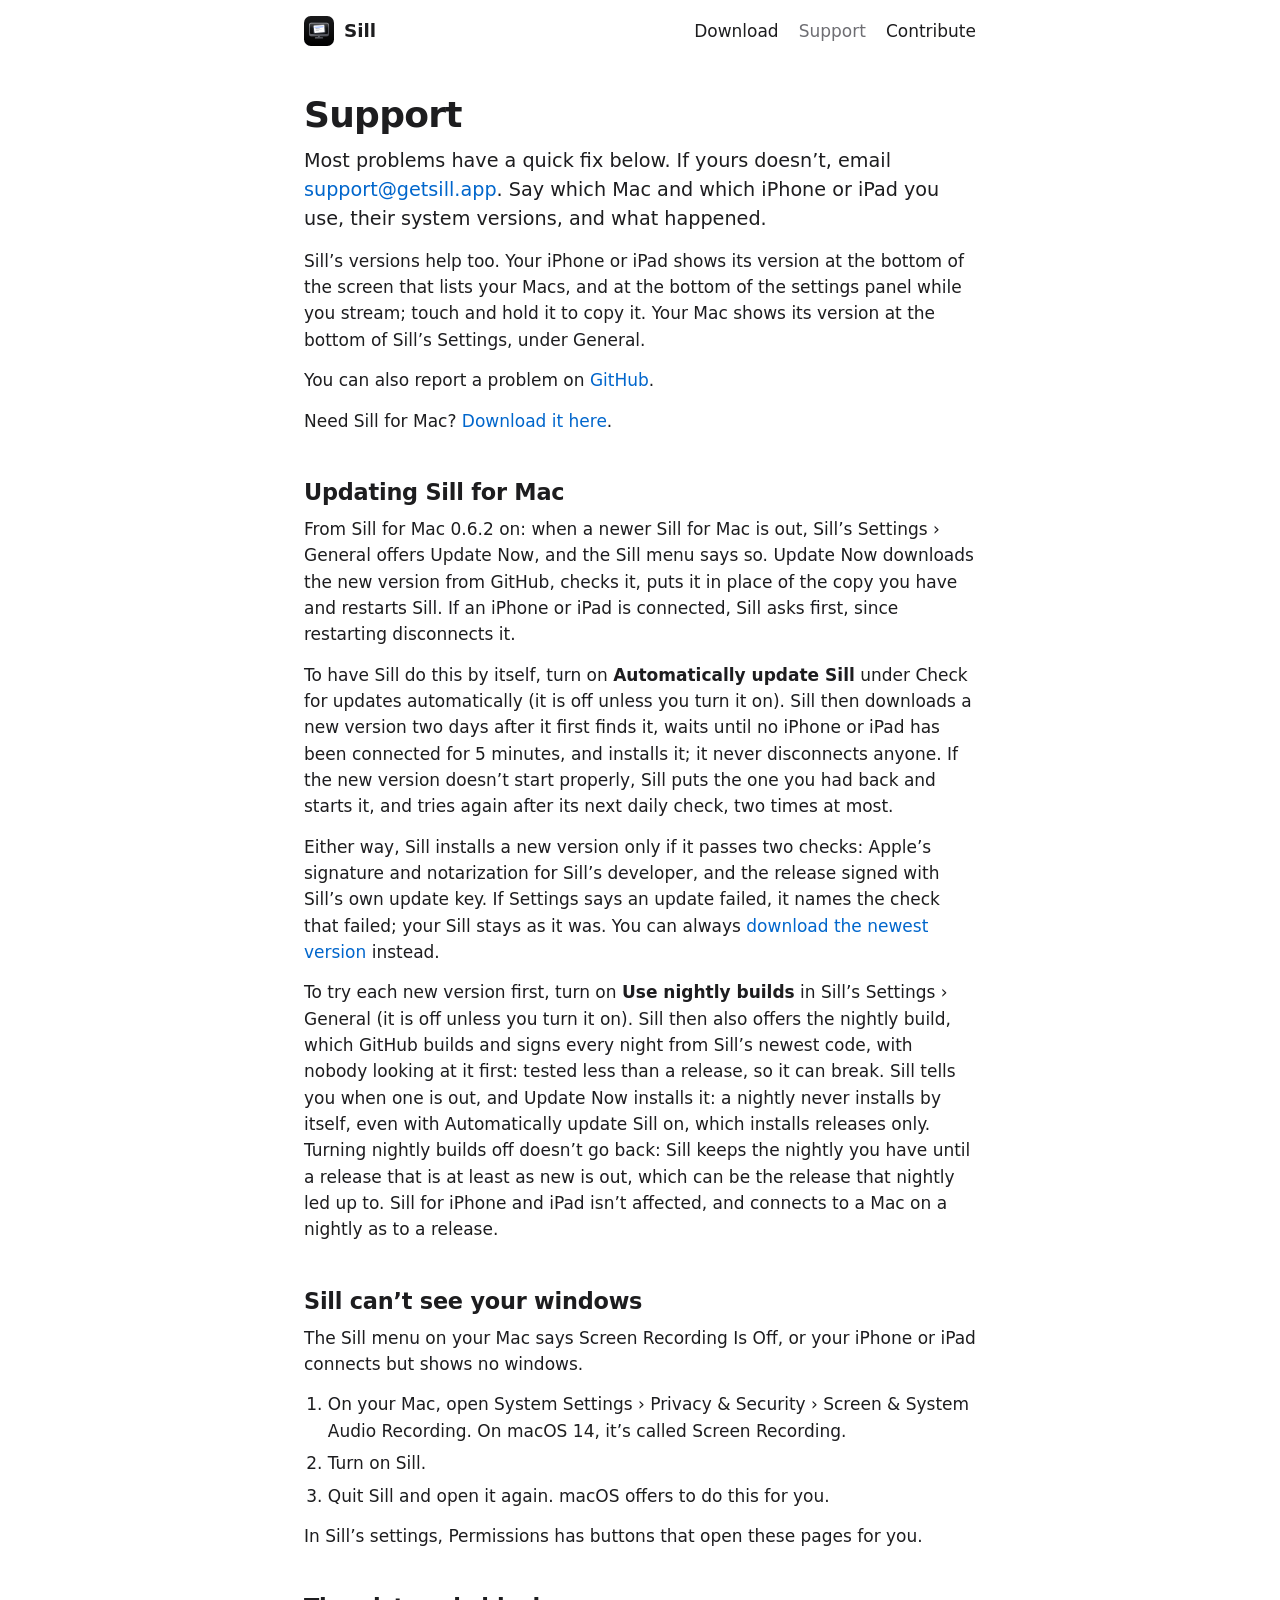
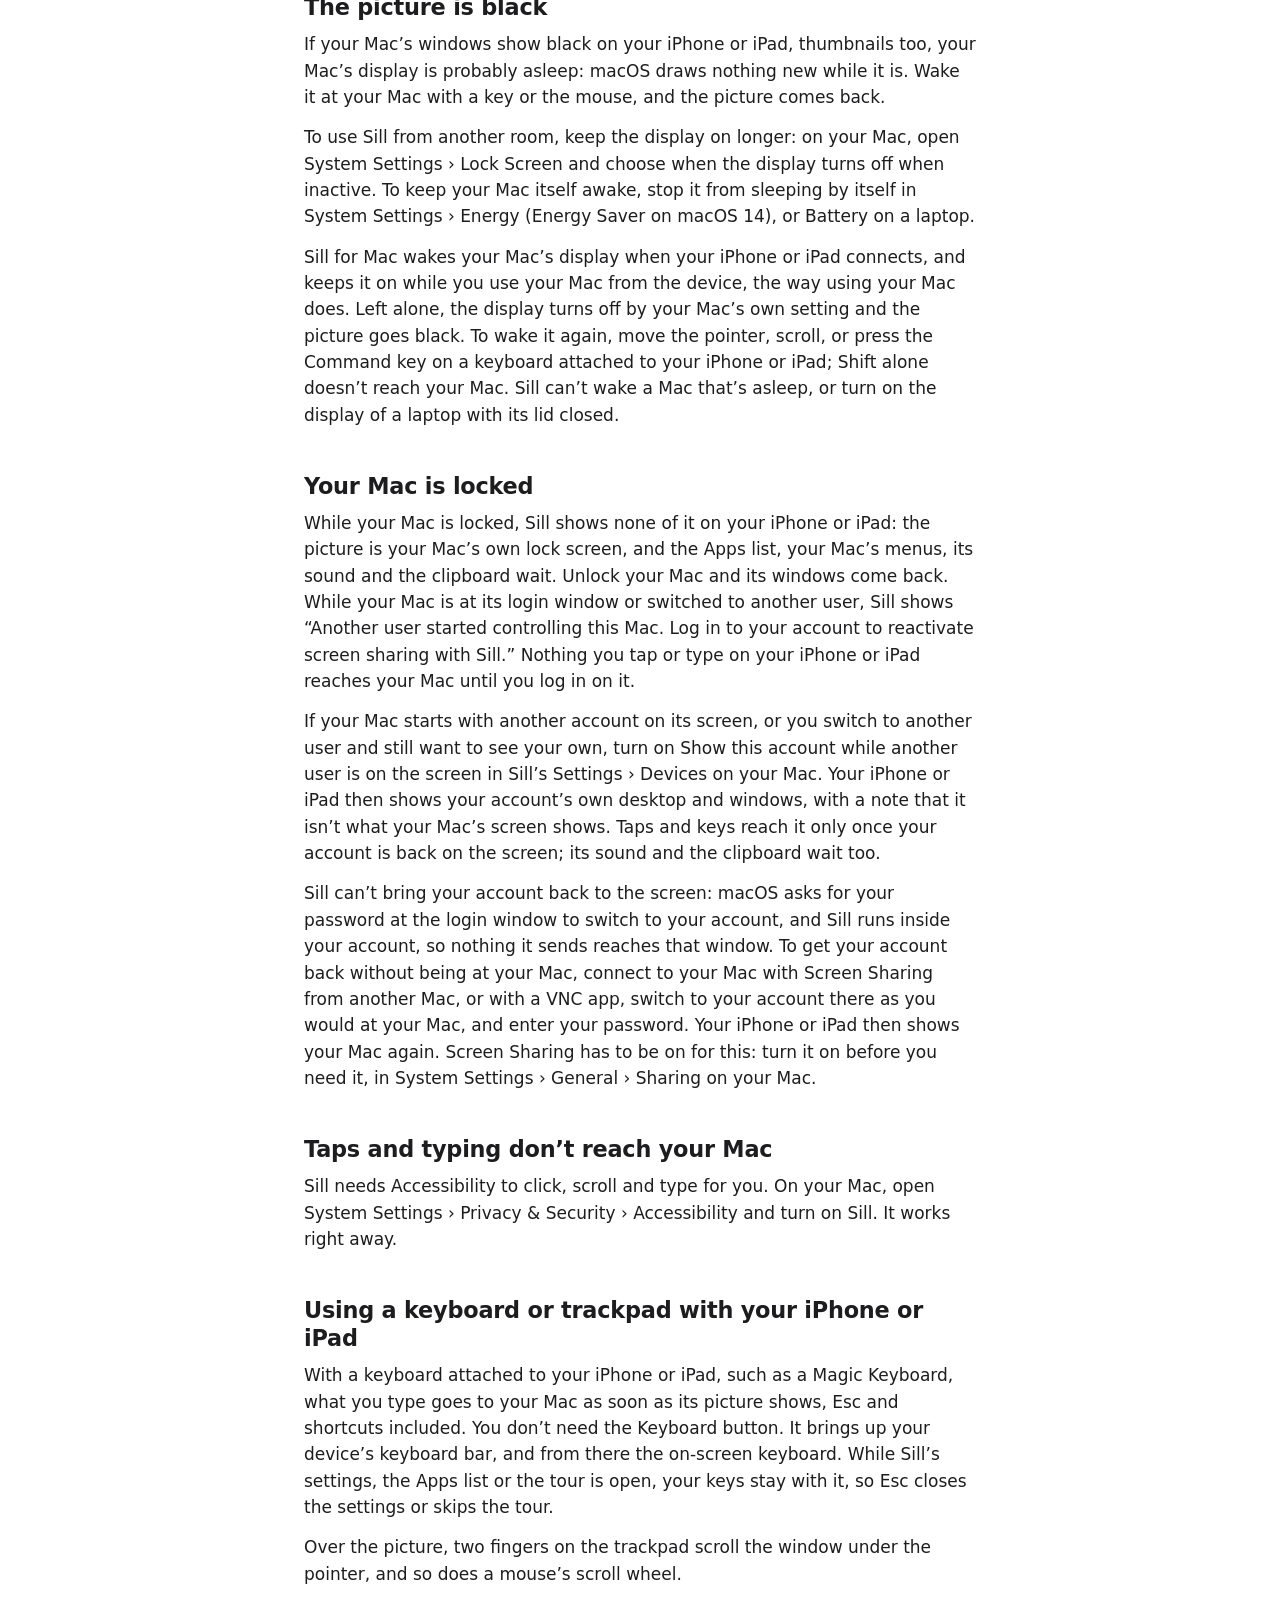
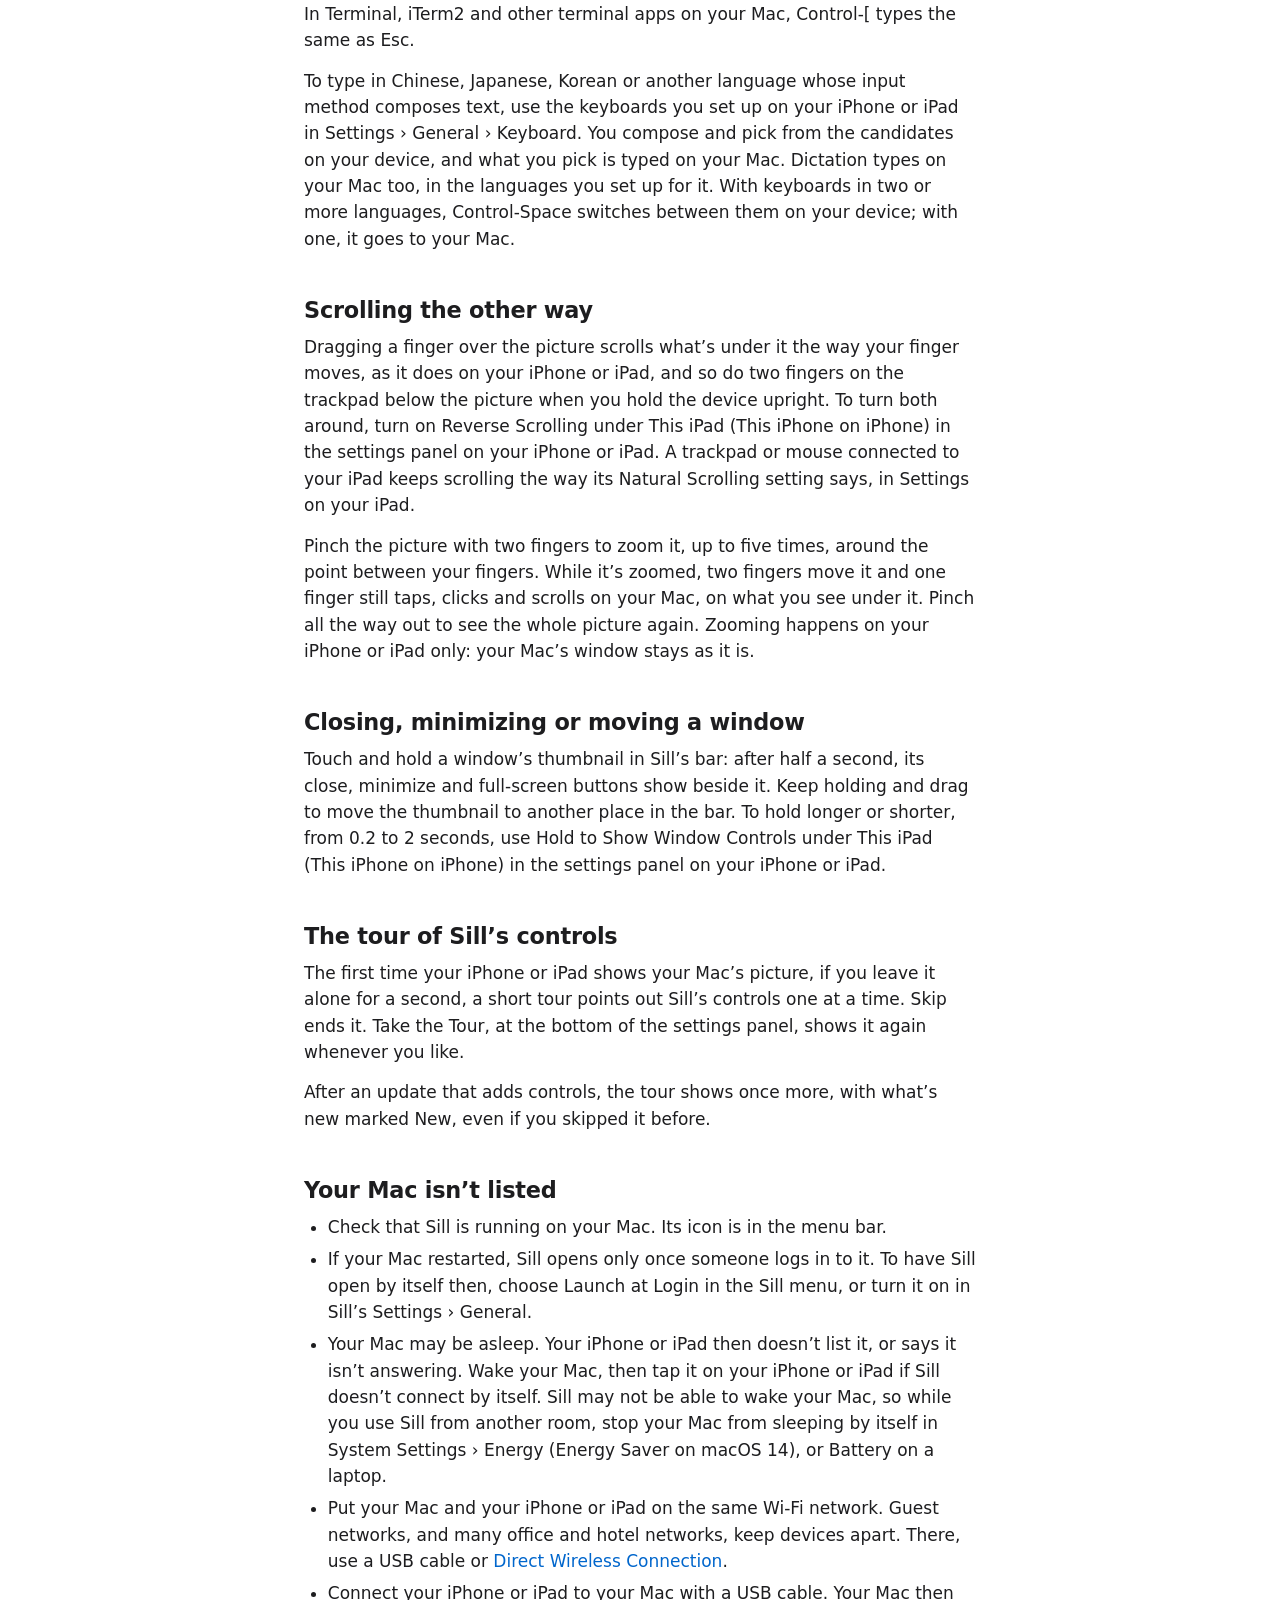
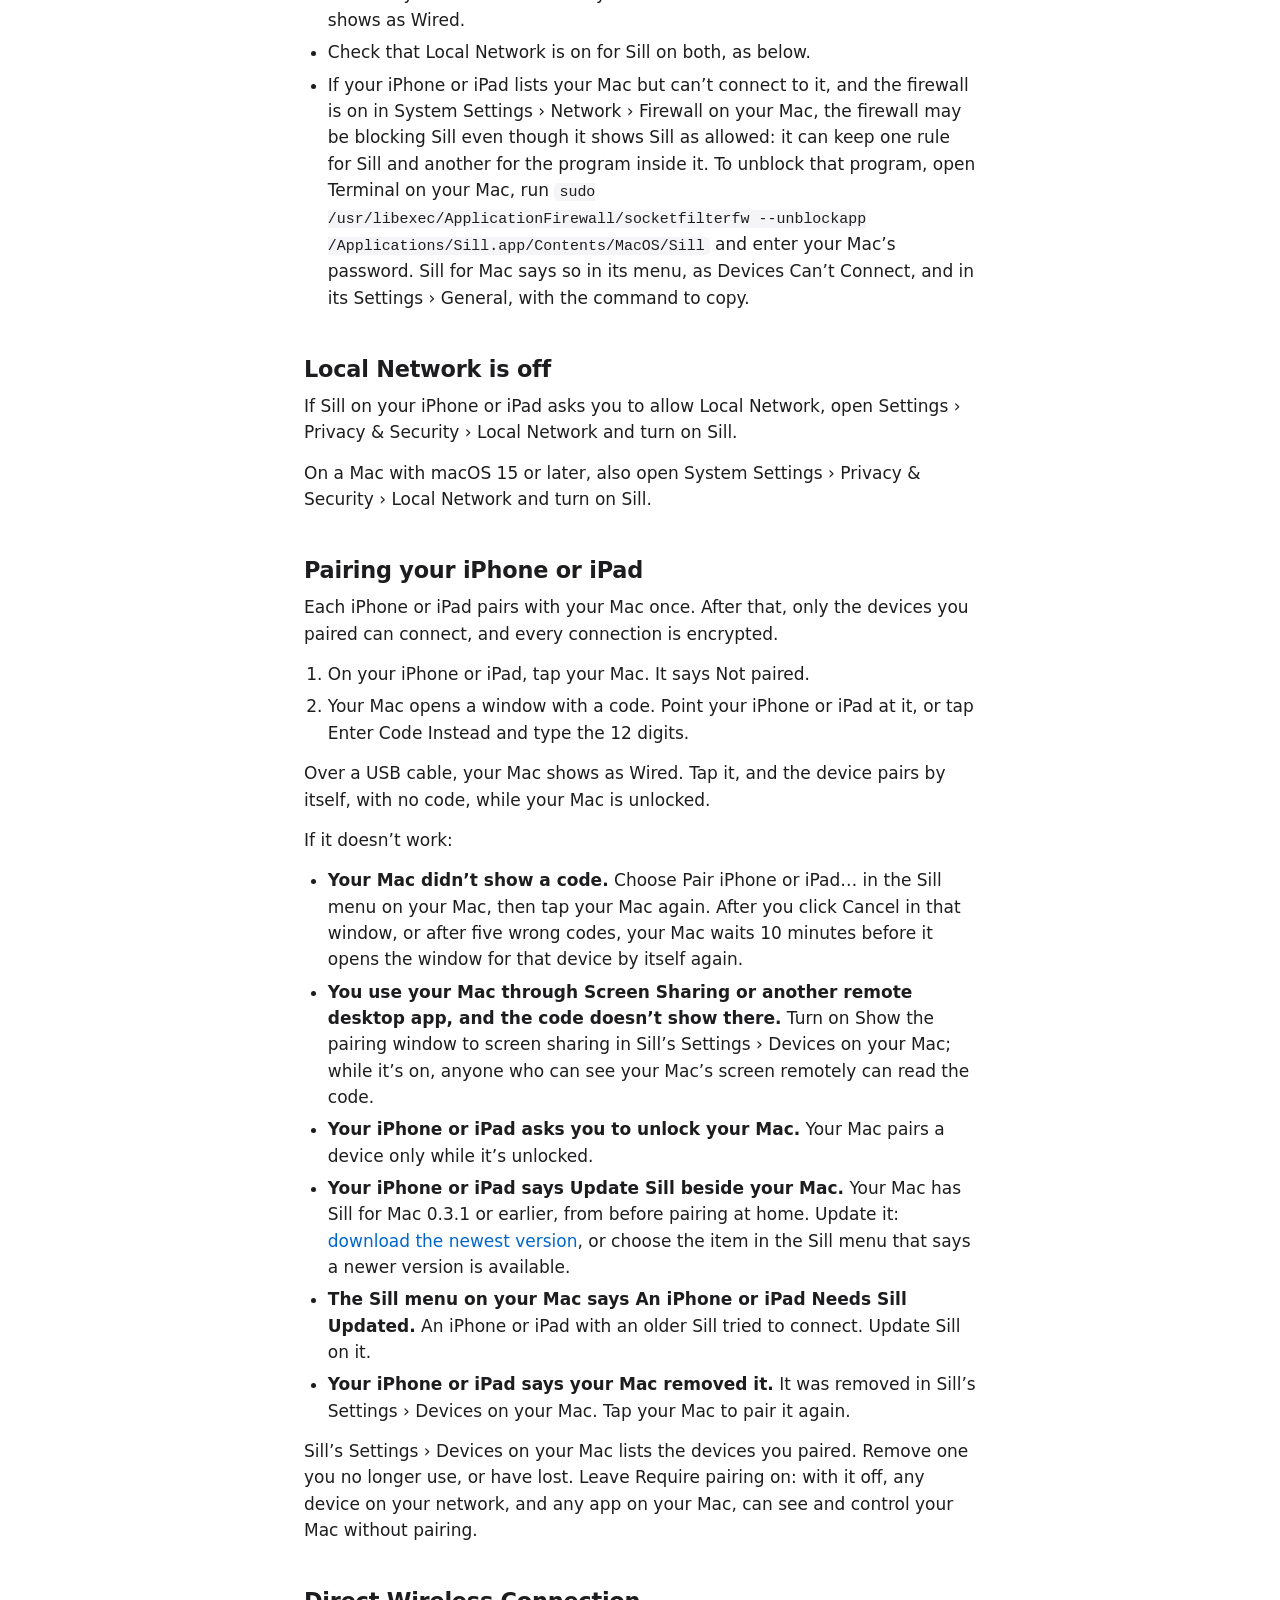
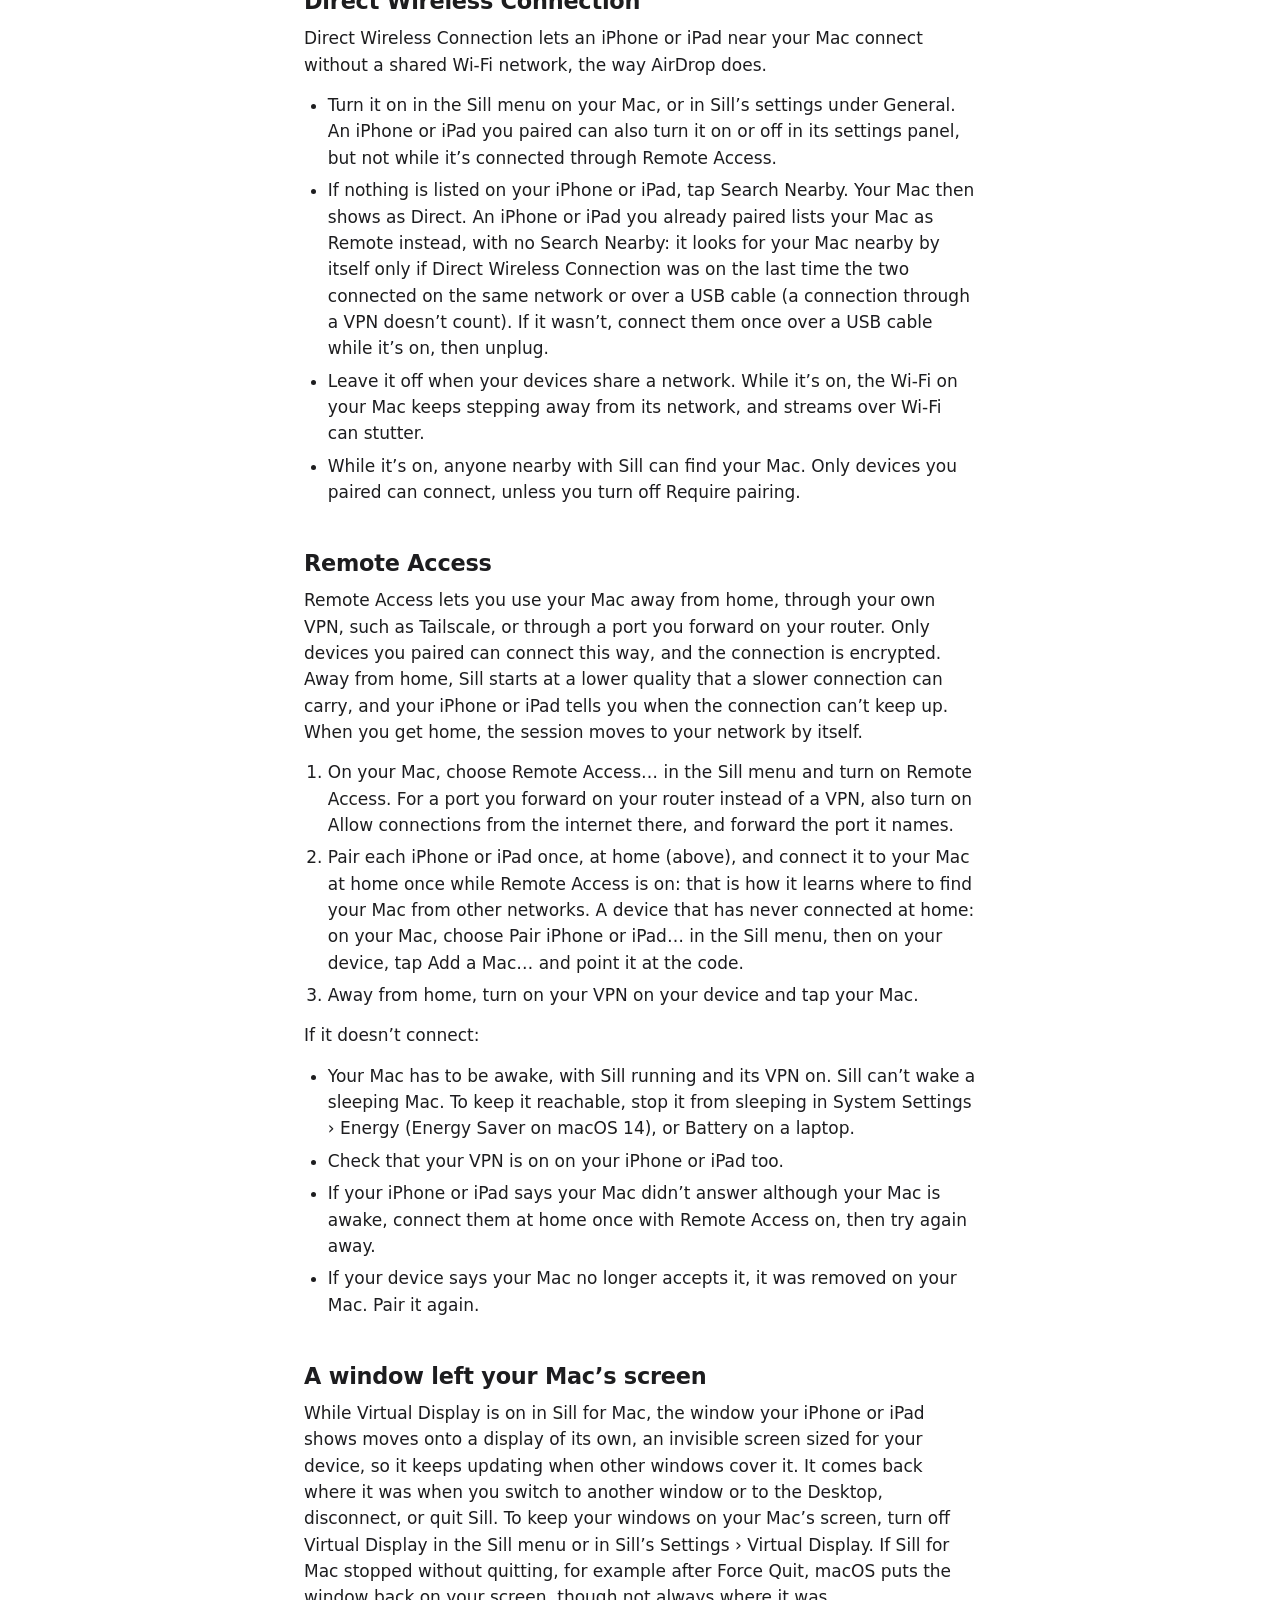
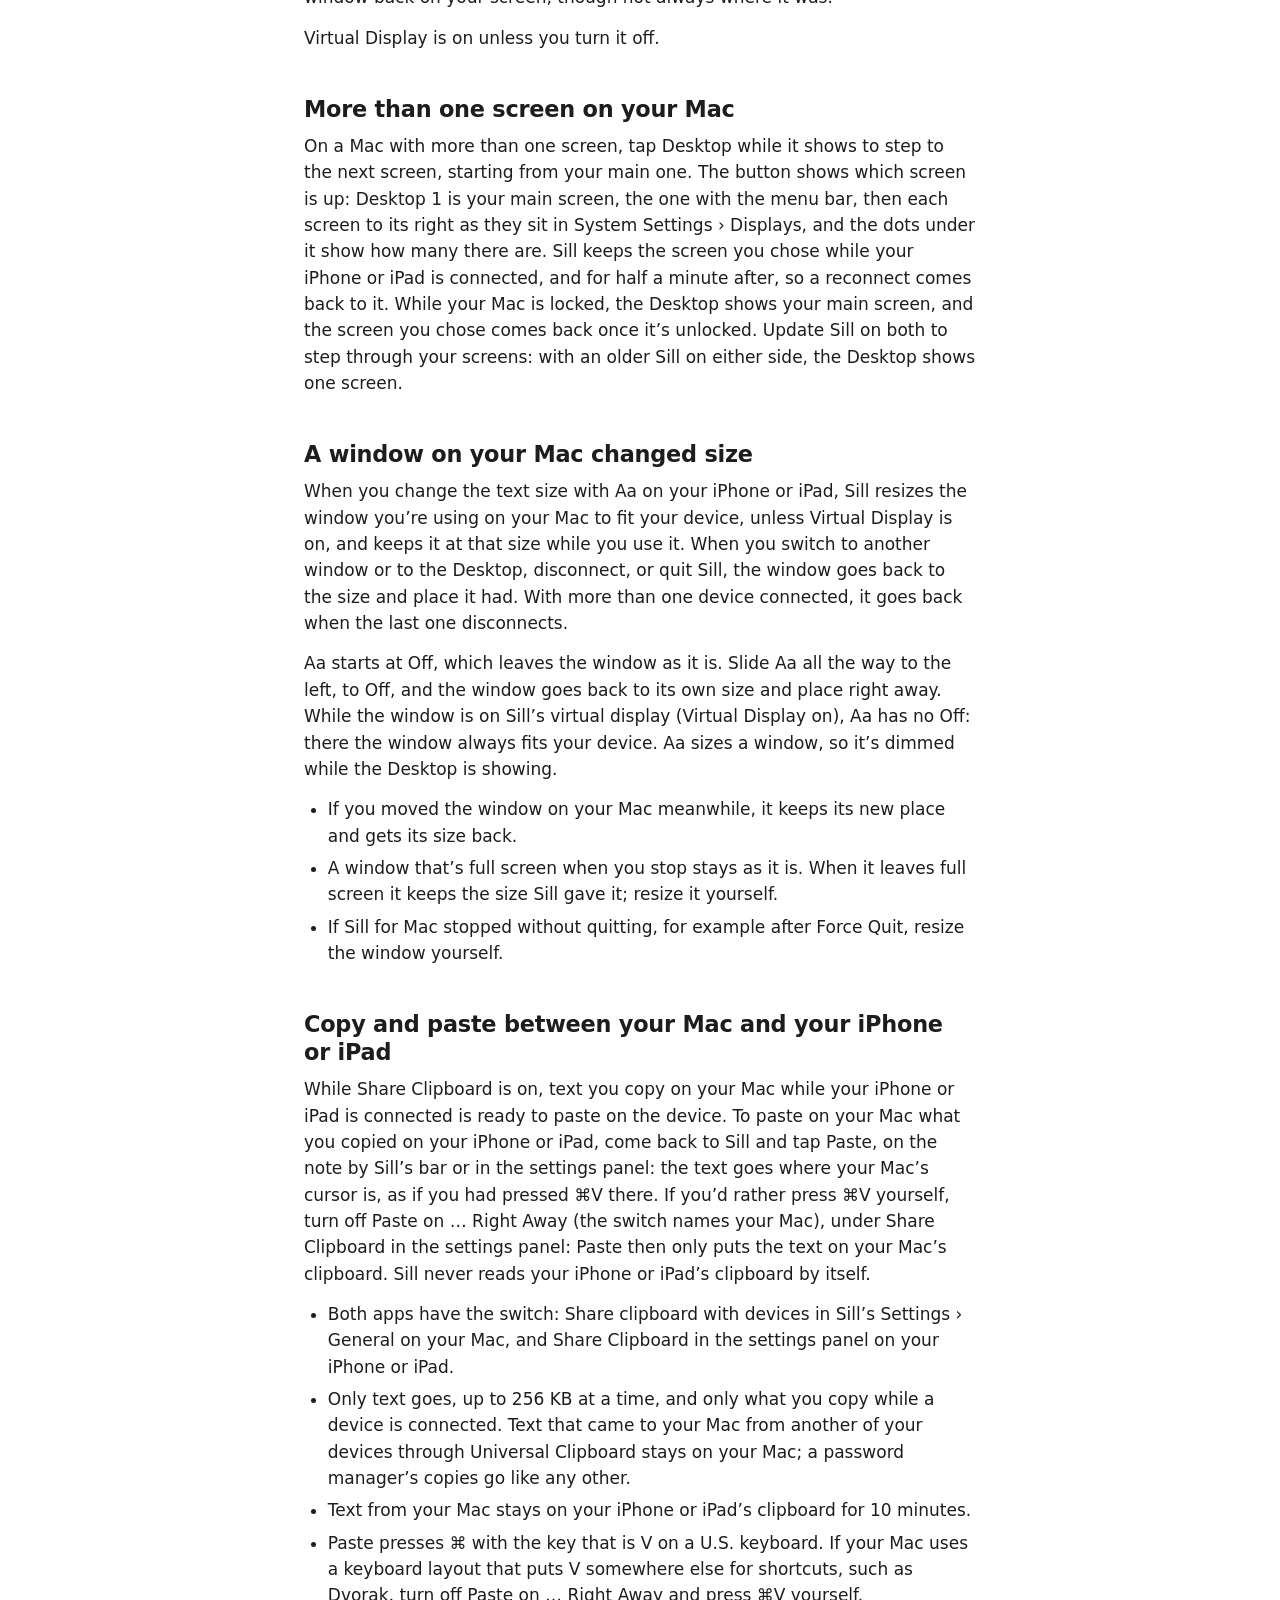
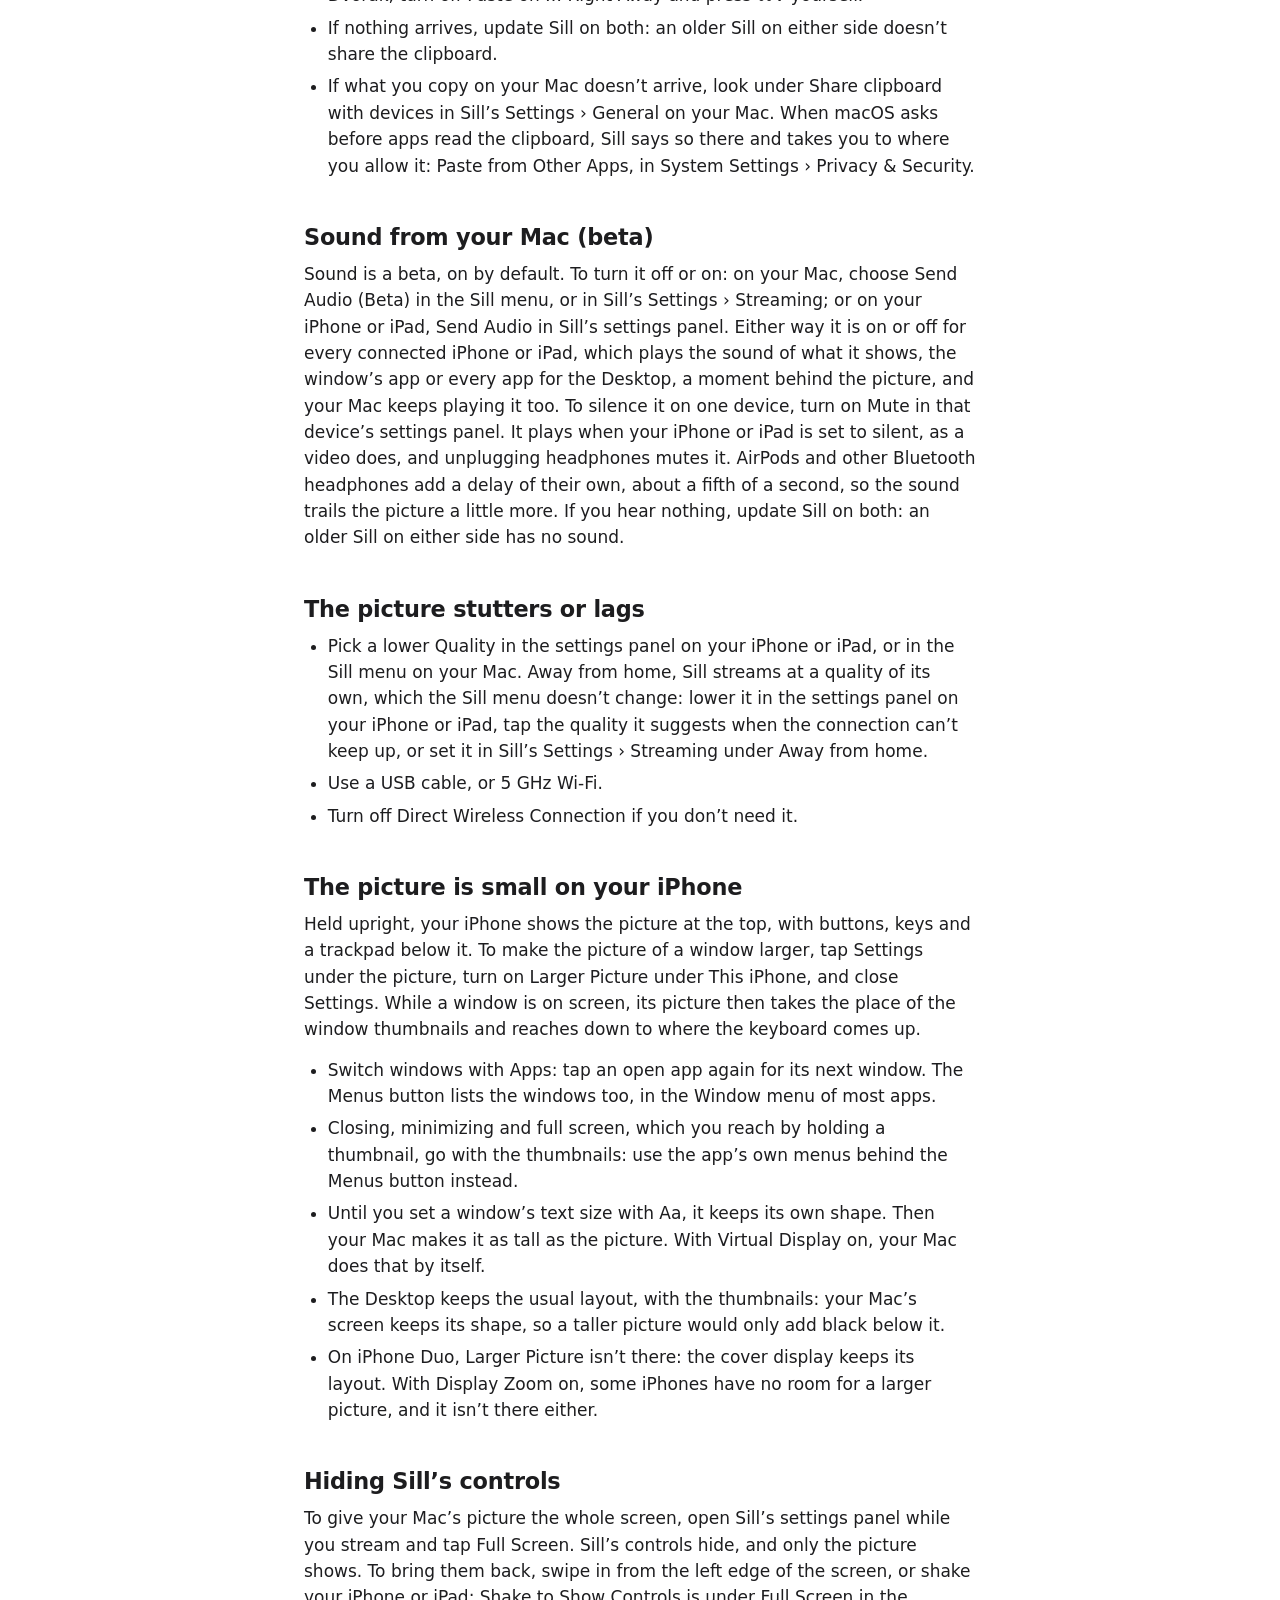
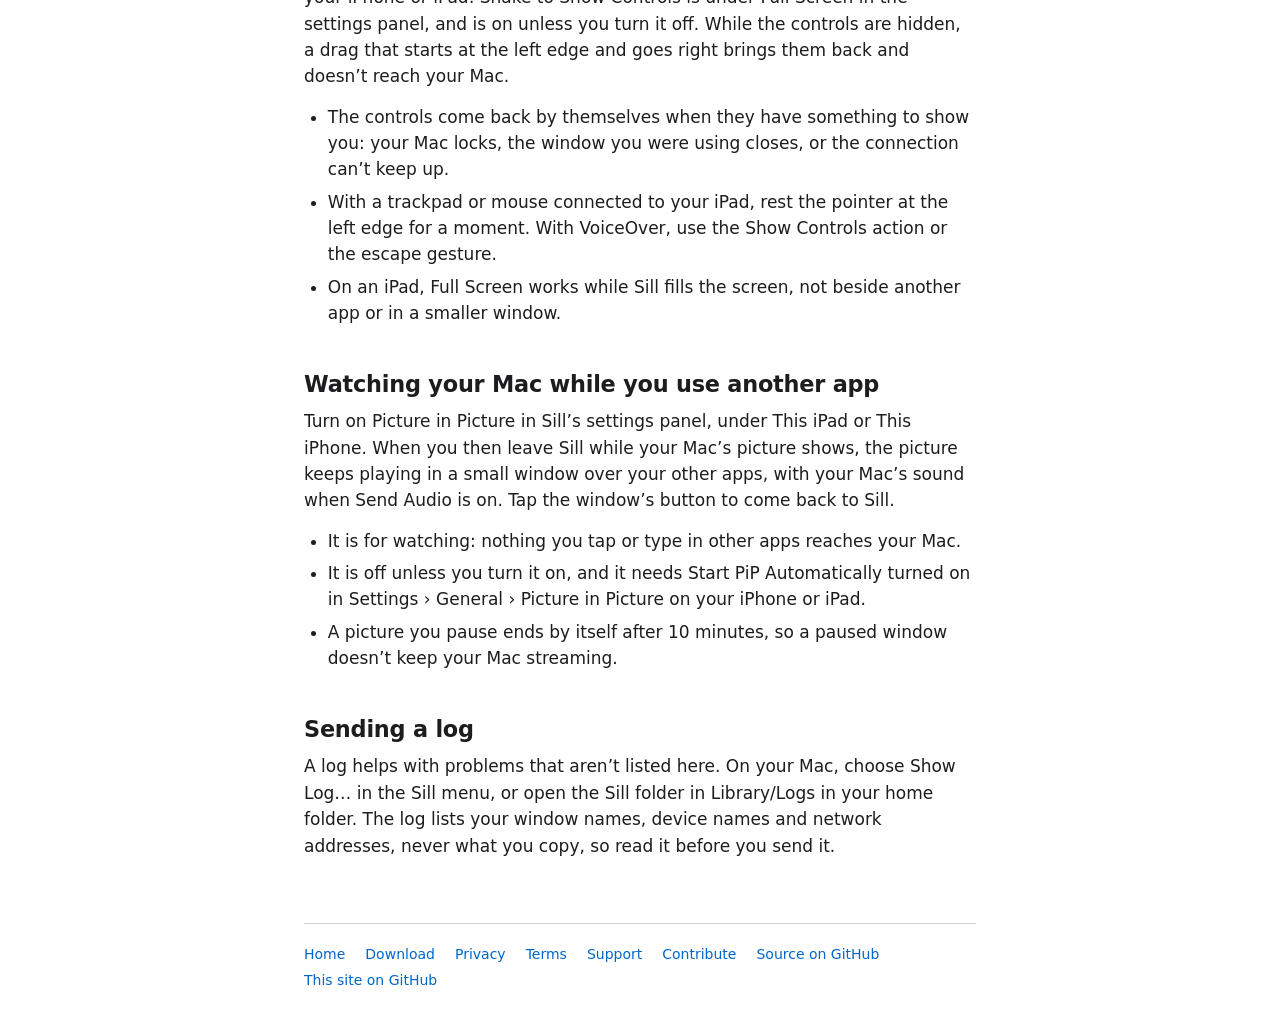
<file: support.html>
<!doctype html>
<html lang="en">
<head>
<meta charset="utf-8">
<meta name="viewport" content="width=device-width, initial-scale=1">
<meta http-equiv="Content-Security-Policy" content="default-src 'none'; style-src 'self'; img-src 'self'; base-uri 'none'; form-action 'none'">
<meta name="color-scheme" content="light dark">
<meta name="description" content="Help with Sill: permissions, finding your Mac, pairing, Direct Wireless Connection and more, and how to get in touch.">
<title>Sill Support</title>
<meta property="og:type" content="website">
<meta property="og:site_name" content="Sill">
<meta property="og:url" content="https://getsill.app/support">
<meta property="og:title" content="Sill support">
<meta property="og:description" content="How to connect, pair and stream with Sill, and where to write when something doesn’t work.">
<meta property="og:image" content="https://getsill.app/preview.jpg">
<meta property="og:image:width" content="1200">
<meta property="og:image:height" content="630">
<meta property="og:image:alt" content="Sill: the Mac’s Weather window on an iPhone and an iPad">
<meta name="twitter:card" content="summary_large_image">
<link rel="stylesheet" href="style.css?v=2026-11-02">
<link rel="icon" href="icon.svg" type="image/svg+xml">
</head>
<body>
<header class="site-header">
  <a class="brand" href="index.html"><img src="icon.svg" alt="" width="30" height="30">Sill</a>
  <nav aria-label="Site">
    <a href="download.html">Download</a>
    <a href="support.html" aria-current="page">Support</a>
    <a href="contribute.html">Contribute</a>
  </nav>
</header>

<main>
  <h1>Support</h1>
  <p class="lede">Most problems have a quick fix below. If yours doesn’t, email <!--email_off--><a href="mailto:support@getsill.app">support@getsill.app</a><!--/email_off-->. Say which Mac and which iPhone or iPad you use, their system versions, and what happened.</p>
  <p>Sill’s versions help too. Your iPhone or iPad shows its version at the bottom of the screen that lists your Macs, and at the bottom of the settings panel while you stream; touch and hold it to copy it. Your Mac shows its version at the bottom of Sill’s Settings, under General.</p>
  <p>You can also report a problem on <a href="https://github.com/Saffsanity/sill/issues">GitHub</a>.</p>
  <p>Need Sill for Mac? <a href="download.html">Download it here</a>.</p>

  <h2 id="updates">Updating Sill for Mac</h2>
  <p>From Sill for Mac 0.6.2 on: when a newer Sill for Mac is out, Sill’s Settings › General offers Update Now, and the Sill menu says so. Update Now downloads the new version from GitHub, checks it, puts it in place of the copy you have and restarts Sill. If an iPhone or iPad is connected, Sill asks first, since restarting disconnects it.</p>
  <p>To have Sill do this by itself, turn on <strong>Automatically update Sill</strong> under Check for updates automatically (it is off unless you turn it on). Sill then downloads a new version two days after it first finds it, waits until no iPhone or iPad has been connected for 5 minutes, and installs it; it never disconnects anyone. If the new version doesn’t start properly, Sill puts the one you had back and starts it, and tries again after its next daily check, two times at most.</p>
  <p>Either way, Sill installs a new version only if it passes two checks: Apple’s signature and notarization for Sill’s developer, and the release signed with Sill’s own update key. If Settings says an update failed, it names the check that failed; your Sill stays as it was. You can always <a href="download.html">download the newest version</a> instead.</p>
  <p>To try each new version first, turn on <strong>Use nightly builds</strong> in Sill’s Settings › General (it is off unless you turn it on). Sill then also offers the nightly build, which GitHub builds and signs every night from Sill’s newest code, with nobody looking at it first: tested less than a release, so it can break. Sill tells you when one is out, and Update Now installs it: a nightly never installs by itself, even with Automatically update Sill on, which installs releases only. Turning nightly builds off doesn’t go back: Sill keeps the nightly you have until a release that is at least as new is out, which can be the release that nightly led up to. Sill for iPhone and iPad isn’t affected, and connects to a Mac on a nightly as to a release.</p>
  <h2 id="screen-recording">Sill can’t see your windows</h2>
  <p>The Sill menu on your Mac says Screen Recording Is Off, or your iPhone or iPad connects but shows no windows.</p>
  <ol>
    <li>On your Mac, open System Settings › Privacy &amp; Security › Screen &amp; System Audio Recording. On macOS 14, it’s called Screen Recording.</li>
    <li>Turn on Sill.</li>
    <li>Quit Sill and open it again. macOS offers to do this for you.</li>
  </ol>
  <p>In Sill’s settings, Permissions has buttons that open these pages for you.</p>

  <h2 id="black-picture">The picture is black</h2>
  <p>If your Mac’s windows show black on your iPhone or iPad, thumbnails too, your Mac’s display is probably asleep: macOS draws nothing new while it is. Wake it at your Mac with a key or the mouse, and the picture comes back.</p>
  <p>To use Sill from another room, keep the display on longer: on your Mac, open System Settings › Lock Screen and choose when the display turns off when inactive. To keep your Mac itself awake, stop it from sleeping by itself in System Settings › Energy (Energy Saver on macOS 14), or Battery on a laptop.</p>
  <p>Sill for Mac wakes your Mac’s display when your iPhone or iPad connects, and keeps it on while you use your Mac from the device, the way using your Mac does. Left alone, the display turns off by your Mac’s own setting and the picture goes black. To wake it again, move the pointer, scroll, or press the Command key on a keyboard attached to your iPhone or iPad; Shift alone doesn’t reach your Mac. Sill can’t wake a Mac that’s asleep, or turn on the display of a laptop with its lid closed.</p>
  <h2 id="locked">Your Mac is locked</h2>
  <p>While your Mac is locked, Sill shows none of it on your iPhone or iPad: the picture is your Mac’s own lock screen, and the Apps list, your Mac’s menus, its sound and the clipboard wait. Unlock your Mac and its windows come back. While your Mac is at its login window or switched to another user, Sill shows “Another user started controlling this Mac. Log in to your account to reactivate screen sharing with Sill.” Nothing you tap or type on your iPhone or iPad reaches your Mac until you log in on it.</p>
  <p>If your Mac starts with another account on its screen, or you switch to another user and still want to see your own, turn on Show this account while another user is on the screen in Sill’s Settings › Devices on your Mac. Your iPhone or iPad then shows your account’s own desktop and windows, with a note that it isn’t what your Mac’s screen shows. Taps and keys reach it only once your account is back on the screen; its sound and the clipboard wait too.</p>
  <p>Sill can’t bring your account back to the screen: macOS asks for your password at the login window to switch to your account, and Sill runs inside your account, so nothing it sends reaches that window. To get your account back without being at your Mac, connect to your Mac with Screen Sharing from another Mac, or with a VNC app, switch to your account there as you would at your Mac, and enter your password. Your iPhone or iPad then shows your Mac again. Screen Sharing has to be on for this: turn it on before you need it, in System Settings › General › Sharing on your Mac.</p>

  <h2 id="accessibility">Taps and typing don’t reach your Mac</h2>
  <p>Sill needs Accessibility to click, scroll and type for you. On your Mac, open System Settings › Privacy &amp; Security › Accessibility and turn on Sill. It works right away.</p>

  <h2 id="keyboard">Using a keyboard or trackpad with your iPhone or iPad</h2>
  <p>With a keyboard attached to your iPhone or iPad, such as a Magic Keyboard, what you type goes to your Mac as soon as its picture shows, Esc and shortcuts included. You don’t need the Keyboard button. It brings up your device’s keyboard bar, and from there the on-screen keyboard. While Sill’s settings, the Apps list or the tour is open, your keys stay with it, so Esc closes the settings or skips the tour.</p>
  <p>Over the picture, two fingers on the trackpad scroll the window under the pointer, and so does a mouse’s scroll wheel.</p>
  <p>In Terminal, iTerm2 and other terminal apps on your Mac, Control-[ types the same as Esc.</p>
  <p>To type in Chinese, Japanese, Korean or another language whose input method composes text, use the keyboards you set up on your iPhone or iPad in Settings › General › Keyboard. You compose and pick from the candidates on your device, and what you pick is typed on your Mac. Dictation types on your Mac too, in the languages you set up for it. With keyboards in two or more languages, Control-Space switches between them on your device; with one, it goes to your Mac.</p>

  <h2 id="scrolling">Scrolling the other way</h2>
  <p>Dragging a finger over the picture scrolls what’s under it the way your finger moves, as it does on your iPhone or iPad, and so do two fingers on the trackpad below the picture when you hold the device upright. To turn both around, turn on Reverse Scrolling under This iPad (This iPhone on iPhone) in the settings panel on your iPhone or iPad. A trackpad or mouse connected to your iPad keeps scrolling the way its Natural Scrolling setting says, in Settings on your iPad.</p>
  <p>Pinch the picture with two fingers to zoom it, up to five times, around the point between your fingers. While it’s zoomed, two fingers move it and one finger still taps, clicks and scrolls on your Mac, on what you see under it. Pinch all the way out to see the whole picture again. Zooming happens on your iPhone or iPad only: your Mac’s window stays as it is.</p>
  <h2 id="window-controls">Closing, minimizing or moving a window</h2>
  <p>Touch and hold a window’s thumbnail in Sill’s bar: after half a second, its close, minimize and full-screen buttons show beside it. Keep holding and drag to move the thumbnail to another place in the bar. To hold longer or shorter, from 0.2 to 2 seconds, use Hold to Show Window Controls under This iPad (This iPhone on iPhone) in the settings panel on your iPhone or iPad.</p>

  <h2 id="tour">The tour of Sill’s controls</h2>
  <p>The first time your iPhone or iPad shows your Mac’s picture, if you leave it alone for a second, a short tour points out Sill’s controls one at a time. Skip ends it. Take the Tour, at the bottom of the settings panel, shows it again whenever you like.</p>
  <p>After an update that adds controls, the tour shows once more, with what’s new marked New, even if you skipped it before.</p>

  <h2 id="mac-not-listed">Your Mac isn’t listed</h2>
  <ul>
    <li>Check that Sill is running on your Mac. Its icon is in the menu bar.</li>
    <li>If your Mac restarted, Sill opens only once someone logs in to it. To have Sill open by itself then, choose Launch at Login in the Sill menu, or turn it on in Sill’s Settings › General.</li>
    <li>Your Mac may be asleep. Your iPhone or iPad then doesn’t list it, or says it isn’t answering. Wake your Mac, then tap it on your iPhone or iPad if Sill doesn’t connect by itself. Sill may not be able to wake your Mac, so while you use Sill from another room, stop your Mac from sleeping by itself in System Settings › Energy (Energy Saver on macOS 14), or Battery on a laptop.</li>
    <li>Put your Mac and your iPhone or iPad on the same Wi-Fi network. Guest networks, and many office and hotel networks, keep devices apart. There, use a USB cable or <a href="#direct-wireless">Direct Wireless Connection</a>.</li>
    <li>Connect your iPhone or iPad to your Mac with a USB cable. Your Mac then shows as Wired.</li>
    <li>Check that Local Network is on for Sill on both, as below.</li>
    <li class="command">If your iPhone or iPad lists your Mac but can’t connect to it, and the firewall is on in System Settings › Network › Firewall on your Mac, the firewall may be blocking Sill even though it shows Sill as allowed: it can keep one rule for Sill and another for the program inside it. To unblock that program, open Terminal on your Mac, run <code>sudo /usr/libexec/ApplicationFirewall/socketfilterfw <span class="option">--unblockapp</span> /Applications/Sill.app/Contents/MacOS/Sill</code> and enter your Mac’s password.
    Sill for Mac says so in its menu, as Devices Can’t Connect, and in its Settings › General, with the command to copy.
    </li>
  </ul>

  <h2 id="local-network">Local Network is off</h2>
  <p>If Sill on your iPhone or iPad asks you to allow Local Network, open Settings › Privacy &amp; Security › Local Network and turn on Sill.</p>
  <p>On a Mac with macOS 15 or later, also open System Settings › Privacy &amp; Security › Local Network and turn on Sill.</p>

  <h2 id="pairing">Pairing your iPhone or iPad</h2>
  <p>Each iPhone or iPad pairs with your Mac once. After that, only the devices you paired can connect, and every connection is encrypted.</p>
  <ol>
    <li>On your iPhone or iPad, tap your Mac. It says Not paired.</li>
    <li>Your Mac opens a window with a code. Point your iPhone or iPad at it, or tap Enter Code Instead and type the 12 digits.</li>
  </ol>
  <p>Over a USB cable, your Mac shows as Wired. Tap it, and the device pairs by itself, with no code, while your Mac is unlocked.</p>
  <p>If it doesn’t work:</p>
  <ul>
    <li><strong>Your Mac didn’t show a code.</strong> Choose Pair iPhone or iPad… in the Sill menu on your Mac, then tap your Mac again. After you click Cancel in that window, or after five wrong codes, your Mac waits 10 minutes before it opens the window for that device by itself again.</li>
    <li><strong>You use your Mac through Screen Sharing or another remote desktop app, and the code doesn’t show there.</strong> Turn on Show the pairing window to screen sharing in Sill’s Settings › Devices on your Mac; while it’s on, anyone who can see your Mac’s screen remotely can read the code.</li>
    <li><strong>Your iPhone or iPad asks you to unlock your Mac.</strong> Your Mac pairs a device only while it’s unlocked.</li>
    <li><strong>Your iPhone or iPad says Update Sill beside your Mac.</strong> Your Mac has Sill for Mac 0.3.1 or earlier, from before pairing at home. Update it: <a href="download.html">download the newest version</a>, or choose the item in the Sill menu that says a newer version is available.</li>
    <li><strong>The Sill menu on your Mac says An iPhone or iPad Needs Sill Updated.</strong> An iPhone or iPad with an older Sill tried to connect. Update Sill on it.</li>
    <li><strong>Your iPhone or iPad says your Mac removed it.</strong> It was removed in Sill’s Settings › Devices on your Mac. Tap your Mac to pair it again.</li>
  </ul>
  <p>Sill’s Settings › Devices on your Mac lists the devices you paired. Remove one you no longer use, or have lost. Leave Require pairing on: with it off, any device on your network, and any app on your Mac, can see and control your Mac without pairing.</p>

  <h2 id="direct-wireless">Direct Wireless Connection</h2>
  <p>Direct Wireless Connection lets an iPhone or iPad near your Mac connect without a shared Wi-Fi network, the way AirDrop does.</p>
  <ul>
    <li>Turn it on in the Sill menu on your Mac, or in Sill’s settings under General. An iPhone or iPad you paired can also turn it on or off in its settings panel<!-- Remote Access: take this out for a release without Remote Access. -->, but not while it’s connected through Remote Access<!-- /Remote Access -->.</li>
    <li>If nothing is listed on your iPhone or iPad, tap Search Nearby. Your Mac then shows as Direct.<!-- Remote Access: take this out for a release without Remote Access. --> An iPhone or iPad you already paired lists your Mac as Remote instead, with no Search Nearby: it looks for your Mac nearby by itself only if Direct Wireless Connection was on the last time the two connected on the same network or over a USB cable (a connection through a VPN doesn’t count). If it wasn’t, connect them once over a USB cable while it’s on, then unplug.<!-- /Remote Access --></li>
    <li>Leave it off when your devices share a network. While it’s on, the Wi-Fi on your Mac keeps stepping away from its network, and streams over Wi-Fi can stutter.</li>
    <li>While it’s on, anyone nearby with Sill can find your Mac. Only devices you paired can connect, unless you turn off Require pairing.</li>
  </ul>

  <!-- Remote Access: take this section out for a release without Remote Access. -->
  <h2 id="remote-access">Remote Access</h2>
  <p>Remote Access lets you use your Mac away from home, through your own VPN, such as Tailscale, or through a port you forward on your router. Only devices you paired can connect this way, and the connection is encrypted. Away from home, Sill starts at a lower quality that a slower connection can carry, and your iPhone or iPad tells you when the connection can’t keep up. When you get home, the session moves to your network by itself.</p>
  <ol>
    <li>On your Mac, choose Remote Access… in the Sill menu and turn on Remote Access. For a port you forward on your router instead of a VPN, also turn on Allow connections from the internet there, and forward the port it names.</li>
    <li>Pair each iPhone or iPad once, at home (above), and connect it to your Mac at home once while Remote Access is on: that is how it learns where to find your Mac from other networks. A device that has never connected at home: on your Mac, choose Pair iPhone or iPad… in the Sill menu, then on your device, tap Add a Mac… and point it at the code.</li>
    <li>Away from home, turn on your VPN on your device and tap your Mac.</li>
  </ol>
  <p>If it doesn’t connect:</p>
  <ul>
    <li>Your Mac has to be awake, with Sill running and its VPN on. Sill can’t wake a sleeping Mac. To keep it reachable, stop it from sleeping in System Settings › Energy (Energy Saver on macOS 14), or Battery on a laptop.</li>
    <li>Check that your VPN is on on your iPhone or iPad too.</li>
    <li>If your iPhone or iPad says your Mac didn’t answer although your Mac is awake, connect them at home once with Remote Access on, then try again away.</li>
    <li>If your device says your Mac no longer accepts it, it was removed on your Mac. Pair it again.</li>
  </ul>
  <!-- /Remote Access -->

  <h2 id="virtual-display">A window left your Mac’s screen</h2>
  <p>While Virtual Display is on in Sill for Mac, the window your iPhone or iPad shows moves onto a display of its own, an invisible screen sized for your device, so it keeps updating when other windows cover it. It comes back where it was when you switch to another window or to the Desktop, disconnect, or quit Sill. To keep your windows on your Mac’s screen, turn off Virtual Display in the Sill menu or in Sill’s Settings › Virtual Display. If Sill for Mac stopped without quitting, for example after Force Quit, macOS puts the window back on your screen, though not always where it was.</p>
  <p>Virtual Display is on unless you turn it off.</p>

  <h2 id="screens">More than one screen on your Mac</h2>
  <p>On a Mac with more than one screen, tap Desktop while it shows to step to the next screen, starting from your main one. The button shows which screen is up: Desktop 1 is your main screen, the one with the menu bar, then each screen to its right as they sit in System Settings › Displays, and the dots under it show how many there are. Sill keeps the screen you chose while your iPhone or iPad is connected, and for half a minute after, so a reconnect comes back to it. While your Mac is locked, the Desktop shows your main screen, and the screen you chose comes back once it’s unlocked. Update Sill on both to step through your screens: with an older Sill on either side, the Desktop shows one screen.</p>

  <h2 id="window-size">A window on your Mac changed size</h2>
  <p>When you change the text size with Aa on your iPhone or iPad, Sill resizes the window you’re using on your Mac to fit your device, unless Virtual Display is on, and keeps it at that size while you use it. When you switch to another window or to the Desktop, disconnect, or quit Sill, the window goes back to the size and place it had. With more than one device connected, it goes back when the last one disconnects.</p>
  <p>Aa starts at Off, which leaves the window as it is. Slide Aa all the way to the left, to Off, and the window goes back to its own size and place right away. While the window is on Sill’s virtual display (Virtual Display on), Aa has no Off: there the window always fits your device. Aa sizes a window, so it’s dimmed while the Desktop is showing.</p>
  <ul>
    <li>If you moved the window on your Mac meanwhile, it keeps its new place and gets its size back.</li>
    <li>A window that’s full screen when you stop stays as it is. When it leaves full screen it keeps the size Sill gave it; resize it yourself.</li>
    <li>If Sill for Mac stopped without quitting, for example after Force Quit, resize the window yourself.</li>
  </ul>

  <h2 id="clipboard">Copy and paste between your Mac and your iPhone or iPad</h2>
  <p>While Share Clipboard is on, text you copy on your Mac while your iPhone or iPad is connected is ready to paste on the device. To paste on your Mac what you copied on your iPhone or iPad, come back to Sill and tap Paste, on the note by Sill’s bar or in the settings panel: the text goes where your Mac’s cursor is, as if you had pressed ⌘V there. If you’d rather press ⌘V yourself, turn off Paste on … Right Away (the switch names your Mac), under Share Clipboard in the settings panel: Paste then only puts the text on your Mac’s clipboard. Sill never reads your iPhone or iPad’s clipboard by itself.</p>
  <ul>
    <li>Both apps have the switch: Share clipboard with devices in Sill’s Settings › General on your Mac, and Share Clipboard in the settings panel on your iPhone or iPad.</li>
    <li>Only text goes, up to 256 KB at a time, and only what you copy while a device is connected. Text that came to your Mac from another of your devices through Universal Clipboard stays on your Mac; a password manager’s copies go like any other.</li>
    <li>Text from your Mac stays on your iPhone or iPad’s clipboard for 10 minutes.</li>
    <li>Paste presses ⌘ with the key that is V on a U.S. keyboard. If your Mac uses a keyboard layout that puts V somewhere else for shortcuts, such as Dvorak, turn off Paste on … Right Away and press ⌘V yourself.</li>
    <li>If nothing arrives, update Sill on both: an older Sill on either side doesn’t share the clipboard.</li>
    <li>If what you copy on your Mac doesn’t arrive, look under Share clipboard with devices in Sill’s Settings › General on your Mac. When macOS asks before apps read the clipboard, Sill says so there and takes you to where you allow it: Paste from Other Apps, in System Settings › Privacy & Security.</li>
  </ul>

  <h2 id="sound">Sound from your Mac (beta)</h2>
  <p>Sound is a beta, on by default. To turn it off or on: on your Mac, choose Send Audio (Beta) in the Sill menu, or in Sill’s Settings › Streaming; or on your iPhone or iPad, Send Audio in Sill’s settings panel. Either way it is on or off for every connected iPhone or iPad, which plays the sound of what it shows, the window’s app or every app for the Desktop, a moment behind the picture, and your Mac keeps playing it too. To silence it on one device, turn on Mute in that device’s settings panel. It plays when your iPhone or iPad is set to silent, as a video does, and unplugging headphones mutes it. AirPods and other Bluetooth headphones add a delay of their own, about a fifth of a second, so the sound trails the picture a little more. If you hear nothing, update Sill on both: an older Sill on either side has no sound.</p>

  <h2 id="stutter">The picture stutters or lags</h2>
  <ul>
    <li>Pick a lower Quality in the settings panel on your iPhone or iPad, or in the Sill menu on your Mac.<!-- Remote Access: take this sentence out for a release without Remote Access. --> Away from home, Sill streams at a quality of its own, which the Sill menu doesn’t change: lower it in the settings panel on your iPhone or iPad, tap the quality it suggests when the connection can’t keep up, or set it in Sill’s Settings › Streaming under Away from home.<!-- /Remote Access --></li>
    <li>Use a USB cable, or 5 GHz Wi-Fi.</li>
    <li>Turn off Direct Wireless Connection if you don’t need it.</li>
  </ul>

  <h2 id="larger-picture">The picture is small on your iPhone</h2>
  <p>Held upright, your iPhone shows the picture at the top, with buttons, keys and a trackpad below it. To make the picture of a window larger, tap Settings under the picture, turn on Larger Picture under This iPhone, and close Settings. While a window is on screen, its picture then takes the place of the window thumbnails and reaches down to where the keyboard comes up.</p>
  <ul>
    <li>Switch windows with Apps: tap an open app again for its next window. The Menus button lists the windows too, in the Window menu of most apps.</li>
    <li>Closing, minimizing and full screen, which you reach by holding a thumbnail, go with the thumbnails: use the app’s own menus behind the Menus button instead.</li>
    <li>Until you set a window’s text size with Aa, it keeps its own shape. Then your Mac makes it as tall as the picture. With Virtual Display on, your Mac does that by itself.</li>
    <li>The Desktop keeps the usual layout, with the thumbnails: your Mac’s screen keeps its shape, so a taller picture would only add black below it.</li>
    <li>On iPhone Duo, Larger Picture isn’t there: the cover display keeps its layout. With Display Zoom on, some iPhones have no room for a larger picture, and it isn’t there either.</li>
  </ul>

  <h2 id="full-screen">Hiding Sill’s controls</h2>
  <p>To give your Mac’s picture the whole screen, open Sill’s settings panel while you stream and tap Full Screen. Sill’s controls hide, and only the picture shows. To bring them back, swipe in from the left edge of the screen, or shake your iPhone or iPad: Shake to Show Controls is under Full Screen in the settings panel, and is on unless you turn it off. While the controls are hidden, a drag that starts at the left edge and goes right brings them back and doesn’t reach your Mac.</p>
  <ul>
    <li>The controls come back by themselves when they have something to show you: your Mac locks, the window you were using closes, or the connection can’t keep up.</li>
    <li>With a trackpad or mouse connected to your iPad, rest the pointer at the left edge for a moment. With VoiceOver, use the Show Controls action or the escape gesture.</li>
    <li>On an iPad, Full Screen works while Sill fills the screen, not beside another app or in a smaller window.</li>
  </ul>

  <h2 id="picture-in-picture">Watching your Mac while you use another app</h2>
  <p>Turn on Picture in Picture in Sill’s settings panel, under This iPad or This iPhone. When you then leave Sill while your Mac’s picture shows, the picture keeps playing in a small window over your other apps, with your Mac’s sound when Send Audio is on. Tap the window’s button to come back to Sill.</p>
  <ul>
    <li>It is for watching: nothing you tap or type in other apps reaches your Mac.</li>
    <li>It is off unless you turn it on, and it needs Start PiP Automatically turned on in Settings › General › Picture in Picture on your iPhone or iPad.</li>
    <li>A picture you pause ends by itself after 10 minutes, so a paused window doesn’t keep your Mac streaming.</li>
  </ul>

  <h2 id="log">Sending a log</h2>
  <p>A log helps with problems that aren’t listed here. On your Mac, choose Show Log… in the Sill menu, or open the Sill folder in Library/Logs in your home folder. The log lists your window names, device names and network addresses, never what you copy, so read it before you send it.</p>
</main>

<footer class="site-footer">
  <nav aria-label="Footer">
    <a href="index.html">Home</a>
    <a href="download.html">Download</a>
    <a href="privacy.html">Privacy</a>
    <a href="terms.html">Terms</a>
    <a href="support.html">Support</a>
    <a href="contribute.html">Contribute</a>
    <a href="https://github.com/Saffsanity/sill">Source on GitHub</a>
    <a href="https://github.com/Saffsanity/sill-site">This site on GitHub</a>
  </nav>
</footer>
</body>
</html>
</file>
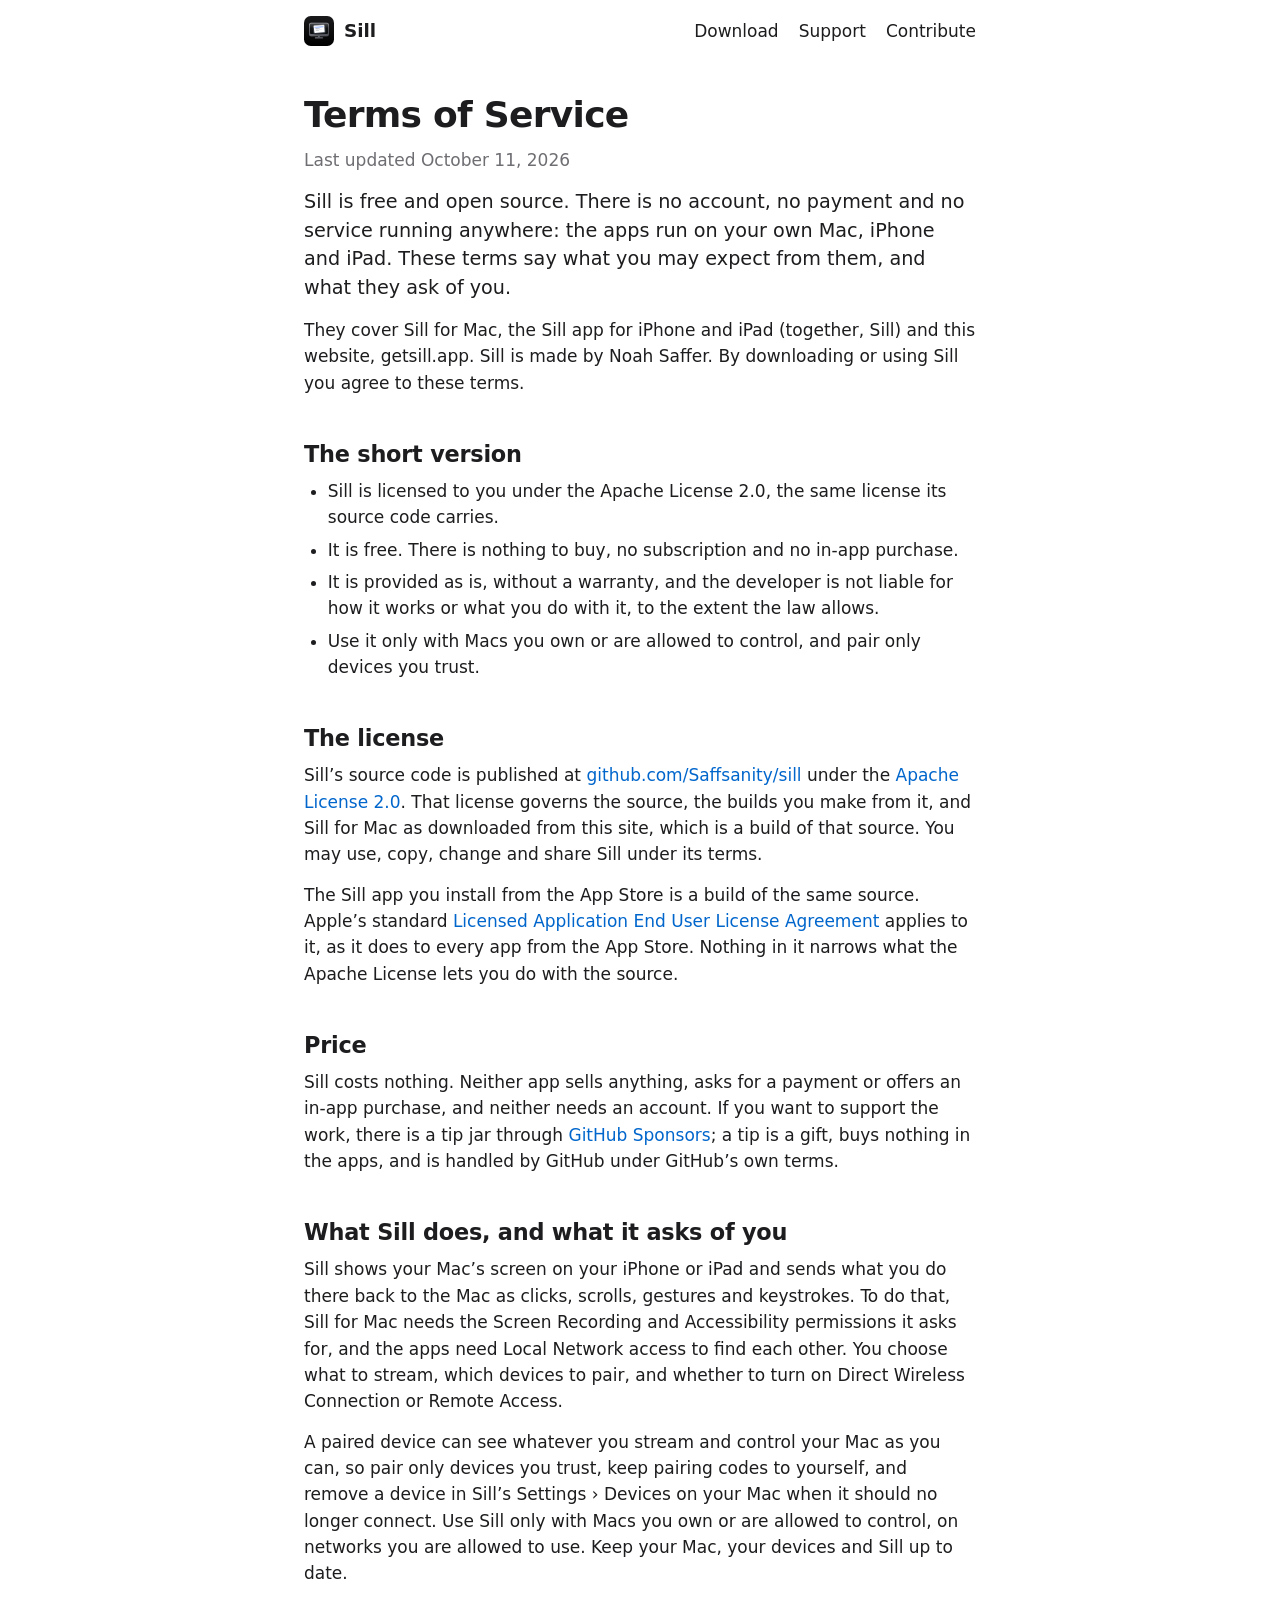
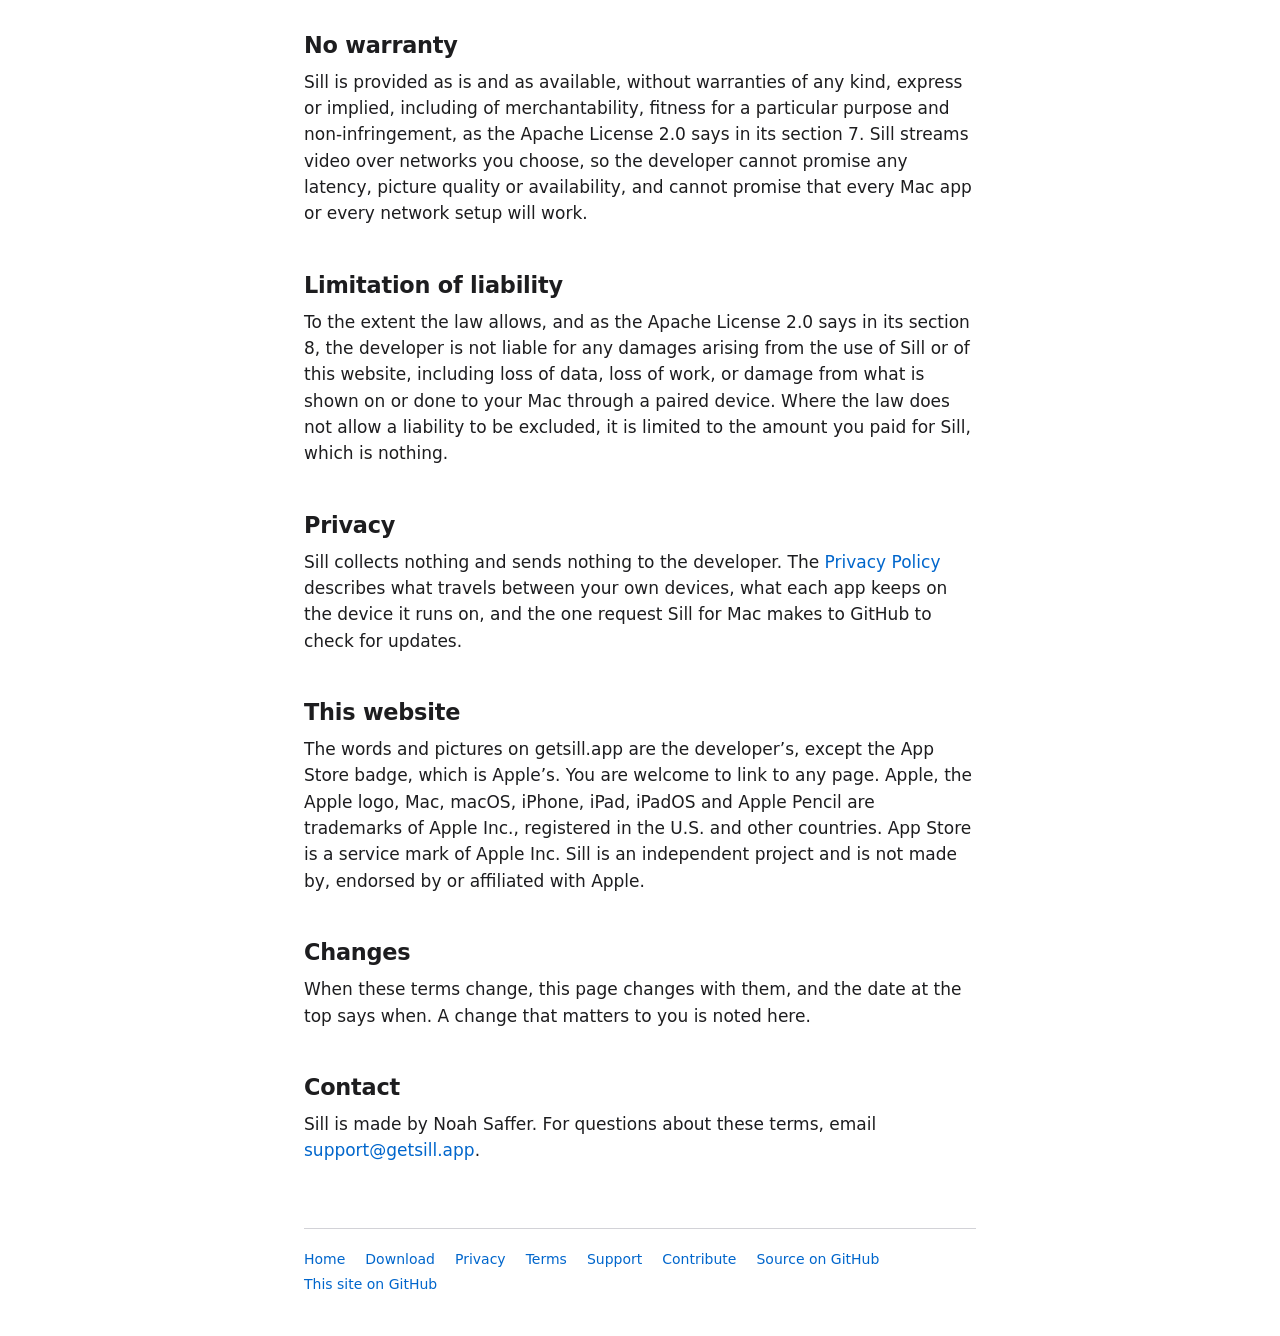
<file: terms.html>
<!doctype html>
<html lang="en">
<head>
<meta charset="utf-8">
<meta name="viewport" content="width=device-width, initial-scale=1">
<meta http-equiv="Content-Security-Policy" content="default-src 'none'; style-src 'self'; img-src 'self'; base-uri 'none'; form-action 'none'">
<meta name="color-scheme" content="light dark">
<meta name="description" content="Sill’s terms of service: free, open source under the Apache License 2.0, no account, no fees, and provided as is.">
<title>Sill Terms of Service</title>
<meta property="og:type" content="website">
<meta property="og:site_name" content="Sill">
<meta property="og:url" content="https://getsill.app/terms">
<meta property="og:title" content="Sill terms of service">
<meta property="og:description" content="Sill is free and open source under the Apache License 2.0, with no account, no fees and no servers, and is provided as is.">
<meta property="og:image" content="https://getsill.app/preview.jpg">
<meta property="og:image:width" content="1200">
<meta property="og:image:height" content="630">
<meta property="og:image:alt" content="Sill: the Mac’s Weather window on an iPhone and an iPad">
<meta name="twitter:card" content="summary_large_image">
<link rel="stylesheet" href="style.css?v=2026-11-02">
<link rel="icon" href="icon.svg" type="image/svg+xml">
</head>
<body>
<header class="site-header">
  <a class="brand" href="index.html"><img src="icon.svg" alt="" width="30" height="30">Sill</a>
  <nav aria-label="Site">
    <a href="download.html">Download</a>
    <a href="support.html">Support</a>
    <a href="contribute.html">Contribute</a>
  </nav>
</header>

<main>
  <h1>Terms of Service</h1>
  <p class="muted">Last updated October 11, 2026</p>

  <p class="lede">Sill is free and open source. There is no account, no payment and no service running anywhere: the apps run on your own Mac, iPhone and iPad. These terms say what you may expect from them, and what they ask of you.</p>

  <p>They cover Sill for Mac, the Sill app for iPhone and iPad (together, Sill) and this website, getsill.app. Sill is made by Noah Saffer. By downloading or using Sill you agree to these terms.</p>

  <h2>The short version</h2>
  <ul>
    <li>Sill is licensed to you under the Apache License 2.0, the same license its source code carries.</li>
    <li>It is free. There is nothing to buy, no subscription and no in-app purchase.</li>
    <li>It is provided as is, without a warranty, and the developer is not liable for how it works or what you do with it, to the extent the law allows.</li>
    <li>Use it only with Macs you own or are allowed to control, and pair only devices you trust.</li>
  </ul>

  <h2>The license</h2>
  <p>Sill’s source code is published at <a href="https://github.com/Saffsanity/sill">github.com/Saffsanity/sill</a> under the <a href="https://www.apache.org/licenses/LICENSE-2.0">Apache License 2.0</a>. That license governs the source, the builds you make from it, and Sill for Mac as downloaded from this site, which is a build of that source. You may use, copy, change and share Sill under its terms.</p>
  <p>The Sill app you install from the App Store is a build of the same source. Apple’s standard <a href="https://www.apple.com/legal/internet-services/itunes/dev/stdeula/">Licensed Application End User License Agreement</a> applies to it, as it does to every app from the App Store. Nothing in it narrows what the Apache License lets you do with the source.</p>

  <h2>Price</h2>
  <p>Sill costs nothing. Neither app sells anything, asks for a payment or offers an in-app purchase, and neither needs an account. If you want to support the work, there is a tip jar through <a href="https://github.com/sponsors/Saffsanity">GitHub Sponsors</a>; a tip is a gift, buys nothing in the apps, and is handled by GitHub under GitHub’s own terms.</p>

  <h2>What Sill does, and what it asks of you</h2>
  <p>Sill shows your Mac’s screen on your iPhone or iPad and sends what you do there back to the Mac as clicks, scrolls, gestures and keystrokes. To do that, Sill for Mac needs the Screen Recording and Accessibility permissions it asks for, and the apps need Local Network access to find each other. You choose what to stream, which devices to pair, and whether to turn on Direct Wireless Connection<!-- Remote Access: take this out for a release without Remote Access. --> or Remote Access<!-- /Remote Access -->.</p>
  <p>A paired device can see whatever you stream and control your Mac as you can, so pair only devices you trust, keep pairing codes to yourself, and remove a device in Sill’s Settings › Devices on your Mac when it should no longer connect. Use Sill only with Macs you own or are allowed to control, on networks you are allowed to use. Keep your Mac, your devices and Sill up to date.</p>

  <h2>No warranty</h2>
  <p>Sill is provided as is and as available, without warranties of any kind, express or implied, including of merchantability, fitness for a particular purpose and non-infringement, as the Apache License 2.0 says in its section 7. Sill streams video over networks you choose, so the developer cannot promise any latency, picture quality or availability, and cannot promise that every Mac app or every network setup will work.</p>

  <h2>Limitation of liability</h2>
  <p>To the extent the law allows, and as the Apache License 2.0 says in its section 8, the developer is not liable for any damages arising from the use of Sill or of this website, including loss of data, loss of work, or damage from what is shown on or done to your Mac through a paired device. Where the law does not allow a liability to be excluded, it is limited to the amount you paid for Sill, which is nothing.</p>

  <h2>Privacy</h2>
  <p>Sill collects nothing and sends nothing to the developer. The <a href="privacy.html">Privacy Policy</a> describes what travels between your own devices, what each app keeps on the device it runs on, and the one request Sill for Mac makes to GitHub to check for updates.</p>

  <h2>This website</h2>
  <p>The words and pictures on getsill.app are the developer’s, except the App Store badge, which is Apple’s. You are welcome to link to any page. Apple, the Apple logo, Mac, macOS, iPhone, iPad, iPadOS and Apple Pencil are trademarks of Apple Inc., registered in the U.S. and other countries. App Store is a service mark of Apple Inc. Sill is an independent project and is not made by, endorsed by or affiliated with Apple.</p>

  <h2>Changes</h2>
  <p>When these terms change, this page changes with them, and the date at the top says when. A change that matters to you is noted here.</p>

  <h2>Contact</h2>
  <p>Sill is made by Noah Saffer. For questions about these terms, email <!--email_off--><a href="mailto:support@getsill.app">support@getsill.app</a><!--/email_off-->.</p>
</main>

<footer class="site-footer">
  <nav aria-label="Footer">
    <a href="index.html">Home</a>
    <a href="download.html">Download</a>
    <a href="privacy.html">Privacy</a>
    <a href="terms.html">Terms</a>
    <a href="support.html">Support</a>
    <a href="contribute.html">Contribute</a>
    <a href="https://github.com/Saffsanity/sill">Source on GitHub</a>
    <a href="https://github.com/Saffsanity/sill-site">This site on GitHub</a>
  </nav>
</footer>
</body>
</html>
</file>
<file: style.css>
/* Sill's website. System fonts, light and dark, no scripts and nothing loaded from elsewhere. */

:root {
  color-scheme: light dark;
  --bg: #ffffff;
  --card: #f5f5f7;
  --text: #1d1d1f;
  --muted: #6e6e73;
  --line: #d2d2d7;
  --link: #0066cc;
  --button: #0071e3;
  --button-hover: #0077ed;
}

@media (prefers-color-scheme: dark) {
  :root {
    --bg: #000000;
    --card: #1c1c1e;
    --text: #f5f5f7;
    --muted: #a1a1a6;
    --line: #38383a;
    --link: #2997ff;
  }
}

* { box-sizing: border-box; }

html {
  -webkit-text-size-adjust: 100%;
  text-size-adjust: 100%;
}

body {
  margin: 0;
  background: var(--bg);
  color: var(--text);
  font: 17px/1.55 -apple-system, BlinkMacSystemFont, system-ui, "Segoe UI", Roboto, "Helvetica Neue", Arial, sans-serif;
  overflow-wrap: break-word;
}

.site-header, main, .site-footer {
  max-width: 44rem;
  margin: 0 auto;
  padding: 0 16px;
}

a { color: var(--link); text-decoration: none; }
a:hover { text-decoration: underline; }
a:focus-visible { outline: 2px solid var(--link); outline-offset: 2px; border-radius: 4px; }

/* Header and footer */

.site-header {
  display: flex;
  flex-wrap: wrap;
  align-items: center;
  justify-content: space-between;
  gap: 8px 24px;
  padding-top: 16px;
  padding-bottom: 16px;
}

.brand {
  display: inline-flex;
  align-items: center;
  gap: 10px;
  color: var(--text);
  font-weight: 600;
  font-size: 1.15rem;
}
.brand:hover { text-decoration: none; }
.brand img { width: 30px; height: 30px; border-radius: 22.5%; }

.site-header nav, .site-footer nav {
  display: flex;
  flex-wrap: wrap;
  gap: 4px 20px;
}
.site-header nav a { color: var(--text); }
.site-header nav a[aria-current="page"] { color: var(--muted); }

.site-footer {
  margin-top: 64px;
  padding-bottom: 40px;
  font-size: 0.875rem;
}
/* The rule sits on the nav, so it lines up with the text above instead of the page's gutters. */
.site-footer nav {
  padding-top: 20px;
  border-top: 1px solid var(--line);
}

/* Text */

h1 {
  font-size: 2.25rem;
  line-height: 1.15;
  letter-spacing: -0.02em;
  margin: 32px 0 12px;
}
h2 {
  font-size: 1.4rem;
  line-height: 1.25;
  letter-spacing: -0.01em;
  margin: 44px 0 10px;
}
h3 {
  font-size: 1.05rem;
  margin: 24px 0 6px;
}

p, ul, ol { margin: 0 0 14px; }
ul, ol { padding-left: 1.4em; }
li { margin: 6px 0; }

.lede { font-size: 1.2rem; line-height: 1.5; }
.muted { color: var(--muted); }
.small { font-size: 0.875rem; }

code {
  font-family: ui-monospace, SFMono-Regular, Menlo, Consolas, monospace;
  font-size: 0.88em;
  background: var(--card);
  border-radius: 5px;
  padding: 1px 5px;
}
/* A SHA-256 is 64 characters with no spaces: let it wrap on a phone instead of widening the page. */
.hash code { overflow-wrap: anywhere; word-break: break-all; }
/* A Terminal command's long paths: wrapped at its spaces, and inside a path only where one is wider than the page;
   never inside an option, which a hyphen would split ("--" over "unblockapp"). */
.command code { overflow-wrap: anywhere; }
.command .option { white-space: nowrap; }

/* Home */

.hero { text-align: center; padding-top: 24px; }
.hero > img { width: 112px; height: 112px; border-radius: 22.5%; }
.hero h1 { font-size: 3rem; margin-top: 16px; }
.hero .lede { font-size: 1.35rem; margin-bottom: 0; }
.intro { font-size: 1.1rem; margin-top: 40px; }

/* Buttons and the release box */

.button {
  display: inline-block;
  background: var(--button);
  color: #ffffff;
  font-weight: 600;
  padding: 12px 24px;
  border-radius: 980px;
}
.button:hover { background: var(--button-hover); text-decoration: none; }
.button:focus-visible { outline-offset: 3px; border-radius: 980px; }

.cta { display: flex; flex-wrap: wrap; justify-content: center; align-items: center; gap: 12px 18px; margin: 28px 0 8px; }
.cta img { display: block; width: 180px; height: 60px; }
.cta a:focus-visible { outline-offset: 4px; }
.badge { margin: 12px 0 4px; }
.badge img { display: inline-block; width: 180px; height: 60px; vertical-align: middle; }
.badge a:focus-visible { outline-offset: 4px; }

.card {
  background: var(--card);
  border-radius: 16px;
  padding: 20px 22px 8px;
  margin: 24px 0;
}
.card h2 { margin-top: 0; }

/* Numbered steps */

ol.steps {
  list-style: none;
  counter-reset: step;
  padding-left: 0;
}
ol.steps > li {
  counter-increment: step;
  position: relative;
  padding-left: 44px;
  margin: 14px 0;
  min-height: 30px;
}
ol.steps > li::before {
  content: counter(step);
  position: absolute;
  left: 0;
  top: -1px;
  width: 30px;
  height: 30px;
  border-radius: 50%;
  background: var(--card);
  color: var(--text);
  font-weight: 600;
  font-size: 0.95rem;
  line-height: 30px;
  text-align: center;
}
</file>
